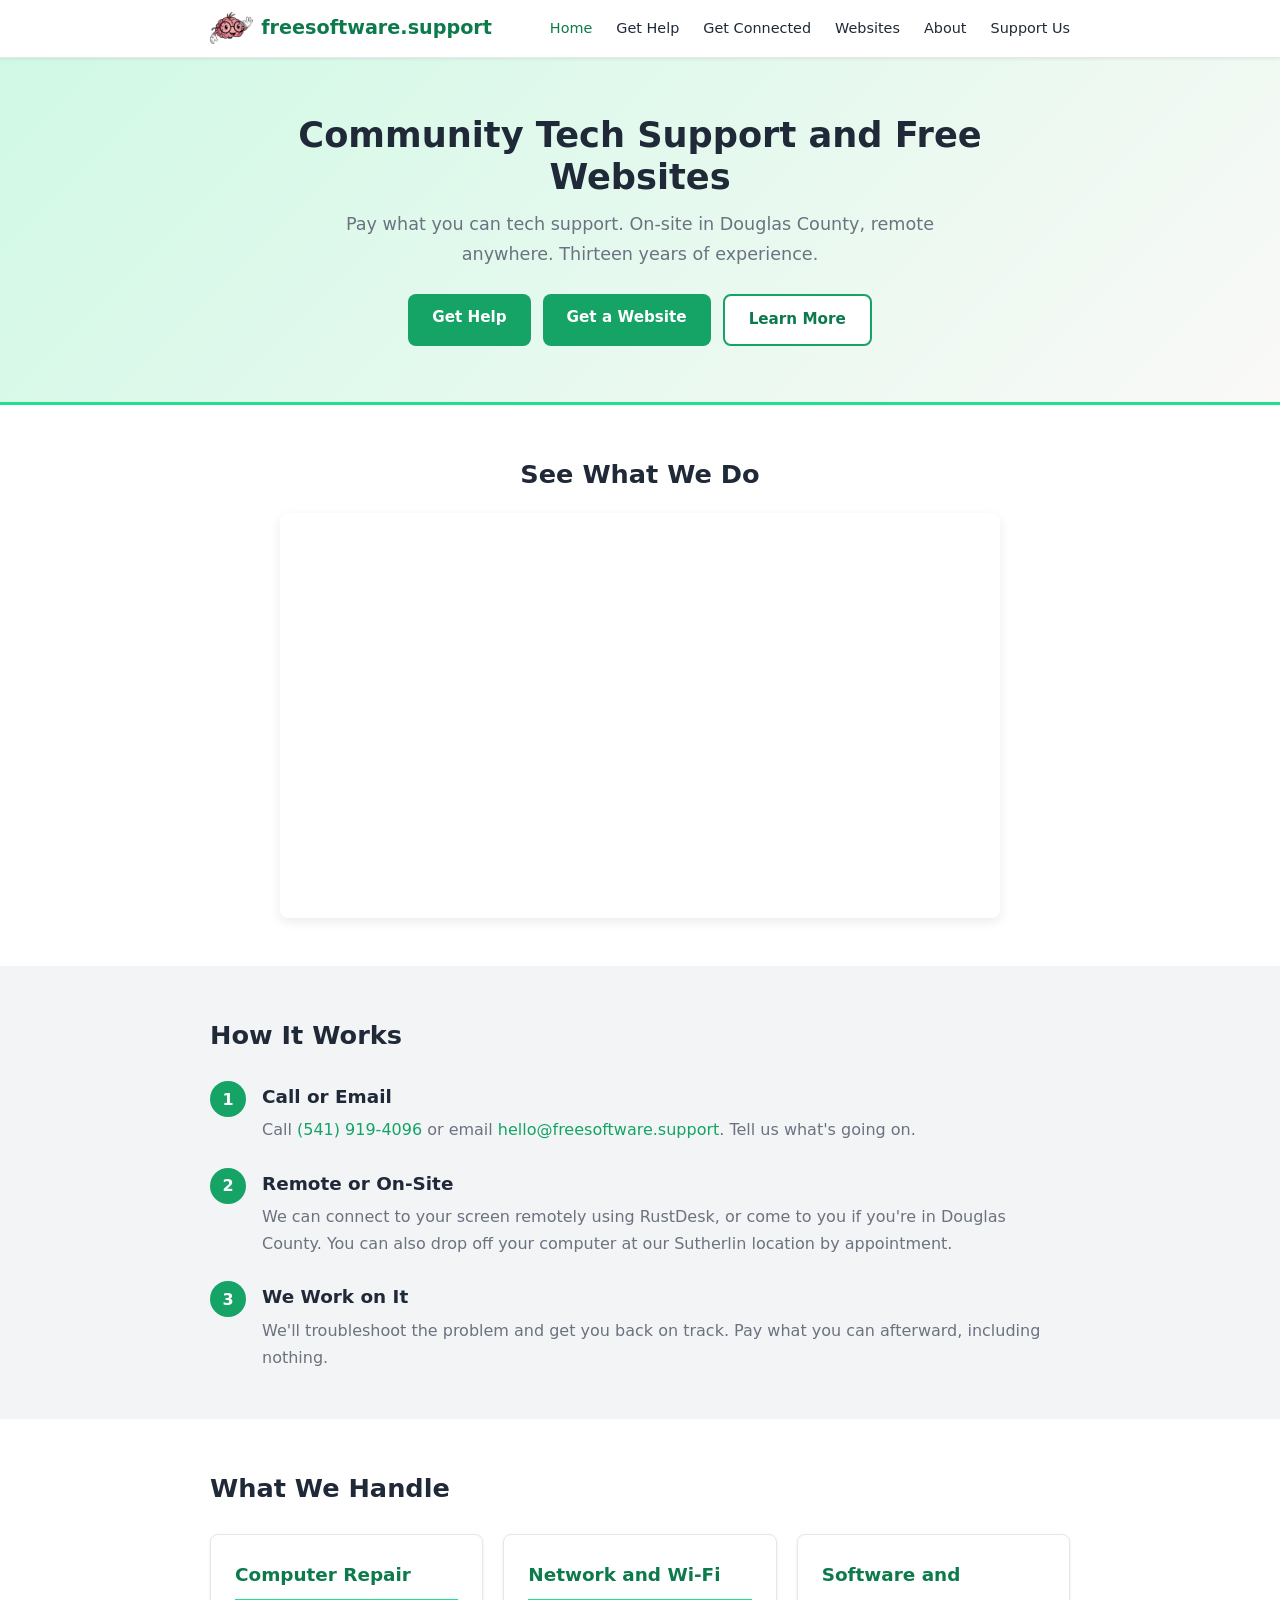
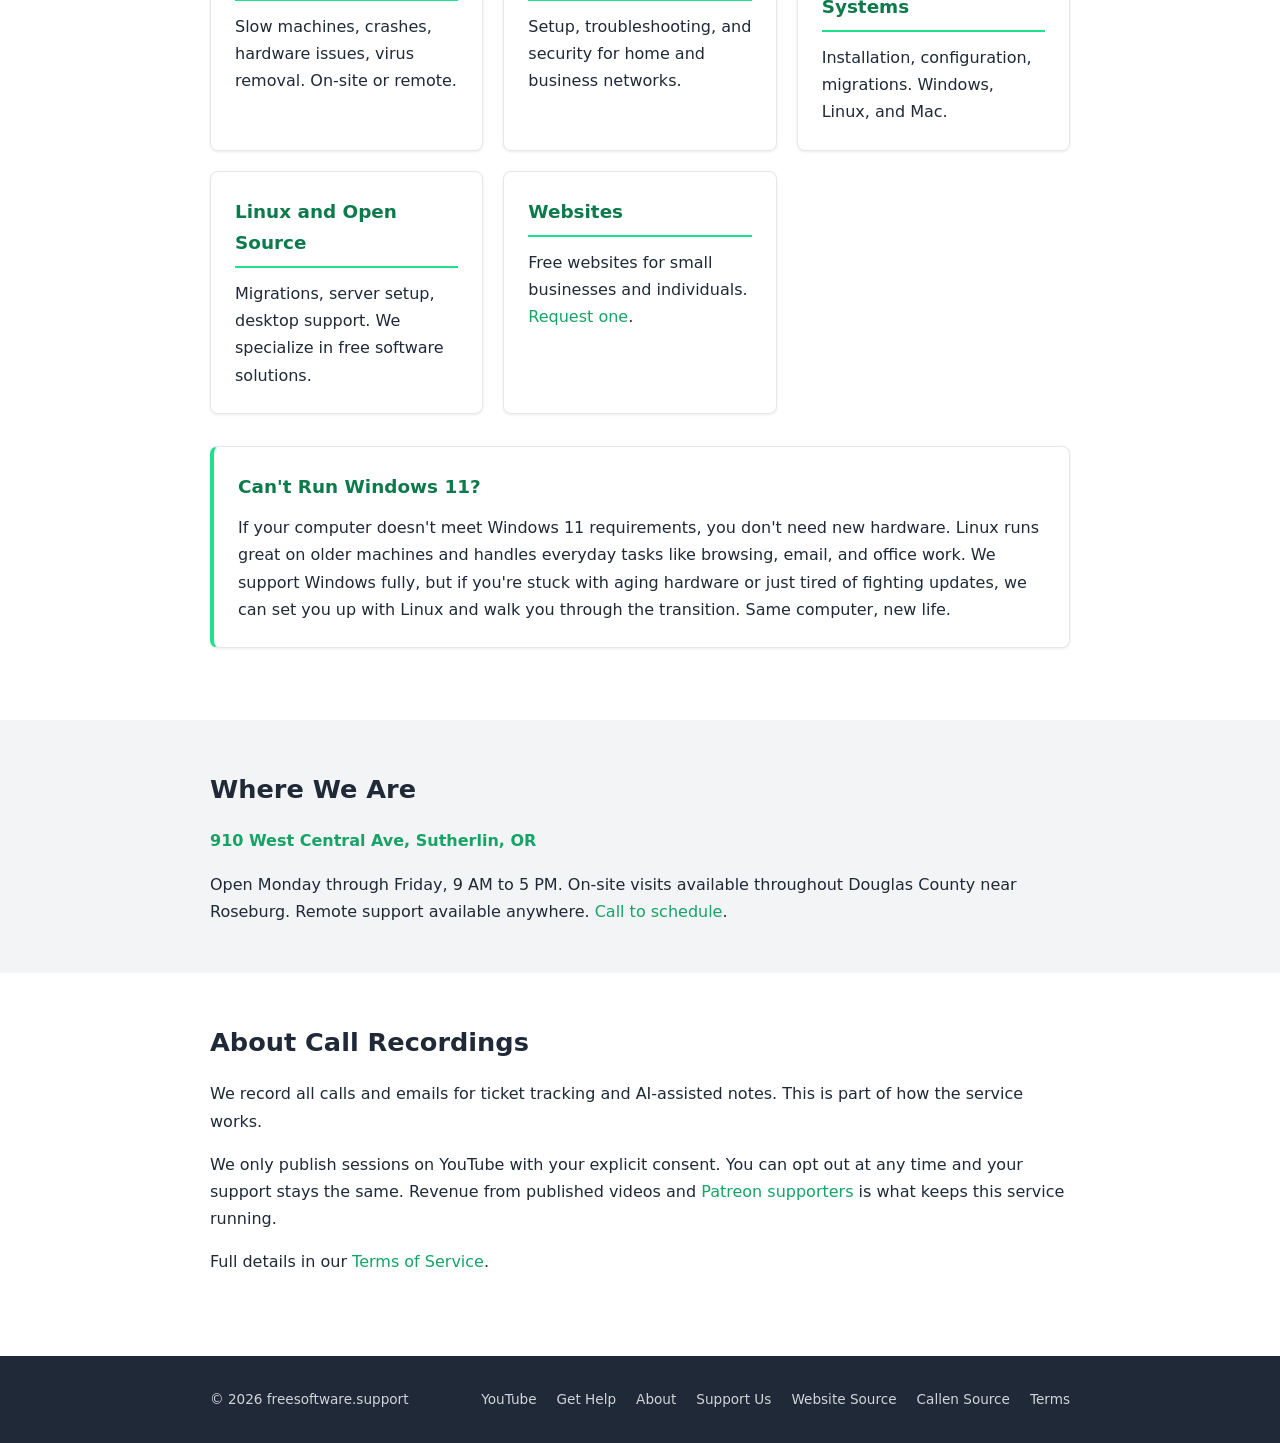
<file: index.html>
<!DOCTYPE html>
<html lang="en">
<head>
  <meta charset="UTF-8">
  <meta name="viewport" content="width=device-width, initial-scale=1.0">
  <title>Community Tech Support Roseburg OR - Pay What You Can | freesoftware.support</title>
  <meta name="description" content="Pay what you can tech support in Roseburg and Douglas County, Oregon. On-site and remote computer help, free websites. Call (541) 919-4096.">
  <meta name="keywords" content="tech support Roseburg, computer repair Douglas County, IT help Sutherlin Oregon, community tech support, free websites, computer help Roseburg OR">
  <meta property="og:title" content="Community Tech Support - Roseburg, OR">
  <meta property="og:description" content="Pay what you can tech support and free websites. On-site in Douglas County, remote anywhere.">
  <meta property="og:type" content="website">
  <meta property="og:url" content="https://freesoftware.support/">
  <meta property="og:image" content="https://freesoftware.support/logo-full.png">
  <meta name="geo.region" content="US-OR">
  <meta name="geo.placename" content="Roseburg, Oregon">
  <link rel="canonical" href="https://freesoftware.support/">
  <link rel="icon" href="favicon.ico">
  <link rel="stylesheet" href="style.css">
  <script type="application/ld+json">
  {
    "@context": "https://schema.org",
    "@type": "LocalBusiness",
    "name": "freesoftware.support",
    "description": "Community tech support and free websites. On-site in Douglas County, Oregon and remote anywhere. Pay what you can.",
    "url": "https://freesoftware.support",
    "telephone": "+1-541-919-4096",
    "email": "hello@freesoftware.support",
    "image": "https://freesoftware.support/logo-full.png",
    "address": {
      "@type": "PostalAddress",
      "streetAddress": "910 West Central Ave",
      "addressLocality": "Sutherlin",
      "addressRegion": "OR",
      "addressCountry": "US"
    },
    "areaServed": [
      {
        "@type": "County",
        "name": "Douglas County",
        "containedInPlace": {
          "@type": "State",
          "name": "Oregon"
        }
      },
      {
        "@type": "City",
        "name": "Roseburg",
        "containedInPlace": {
          "@type": "State",
          "name": "Oregon"
        }
      },
      {
        "@type": "City",
        "name": "Sutherlin",
        "containedInPlace": {
          "@type": "State",
          "name": "Oregon"
        }
      }
    ],
    "priceRange": "Pay what you can",
    "openingHoursSpecification": {
      "@type": "OpeningHoursSpecification",
      "dayOfWeek": ["Monday","Tuesday","Wednesday","Thursday","Friday"],
      "opens": "09:00",
      "closes": "17:00"
    },
    "sameAs": [
      "https://www.youtube.com/@davidhamner",
      "https://www.patreon.com/cw/FreeSoftwareSupport/membership",
      "https://www.linkedin.com/in/david-hamner-a1633635/"
    ]
  }
  </script>
</head>
<body>

<header class="site-header">
  <div class="container">
    <a href="index.html" class="site-logo"><img src="logo.png" alt="freesoftware.support logo">freesoftware.support</a>
    <button class="nav-toggle" aria-label="Toggle navigation" onclick="document.querySelector('.site-nav').classList.toggle('open')">&#9776;</button>
    <nav class="site-nav">
      <a href="index.html" class="active">Home</a>
      <a href="call.html">Get Help</a>
      <a href="connect.html">Get Connected</a>
      <a href="websites.html">Websites</a>
      <a href="about.html">About</a>
      <a href="support.html">Support Us</a>
    </nav>
  </div>
</header>

<section class="hero">
  <div class="container">
    <h1>Community Tech Support and Free Websites</h1>
    <p class="subtitle">Pay what you can tech support. On-site in Douglas County, remote anywhere. Thirteen years of experience.</p>
    <div class="cta-group">
      <a href="call.html" class="btn btn-primary">Get Help</a>
      <a href="websites.html" class="btn btn-primary">Get a Website</a>
      <a href="about.html" class="btn btn-secondary">Learn More</a>
    </div>
  </div>
</section>

<section class="section">
  <div class="container">
    <h2 class="text-center">See What We Do</h2>
    <div class="video-embed mt-1">
      <iframe src="https://www.youtube-nocookie.com/embed/I0QW2hE-axI" title="About freesoftware.support" allow="accelerometer; autoplay; clipboard-write; encrypted-media; gyroscope; picture-in-picture" allowfullscreen></iframe>
    </div>
  </div>
</section>

<section class="section section-alt">
  <div class="container">
    <h2>How It Works</h2>
    <div class="steps">
      <div class="step">
        <div class="step-number">1</div>
        <div class="step-content">
          <h3>Call or Email</h3>
          <p>Call <a href="tel:+15419194096">(541) 919-4096</a> or email <a href="mailto:hello@freesoftware.support">hello@freesoftware.support</a>. Tell us what's going on.</p>
        </div>
      </div>
      <div class="step">
        <div class="step-number">2</div>
        <div class="step-content">
          <h3>Remote or On-Site</h3>
          <p>We can connect to your screen remotely using RustDesk, or come to you if you're in Douglas County. You can also drop off your computer at our Sutherlin location by appointment.</p>
        </div>
      </div>
      <div class="step">
        <div class="step-number">3</div>
        <div class="step-content">
          <h3>We Work on It</h3>
          <p>We'll troubleshoot the problem and get you back on track. Pay what you can afterward, including nothing.</p>
        </div>
      </div>
    </div>
  </div>
</section>

<section class="section">
  <div class="container">
    <h2>What We Handle</h2>
    <div class="card-grid">
      <div class="card">
        <h3>Computer Repair</h3>
        <p>Slow machines, crashes, hardware issues, virus removal. On-site or remote.</p>
      </div>
      <div class="card">
        <h3>Network and Wi-Fi</h3>
        <p>Setup, troubleshooting, and security for home and business networks.</p>
      </div>
      <div class="card">
        <h3>Software and Systems</h3>
        <p>Installation, configuration, migrations. Windows, Linux, and Mac.</p>
      </div>
      <div class="card">
        <h3>Linux and Open Source</h3>
        <p>Migrations, server setup, desktop support. We specialize in free software solutions.</p>
      </div>
      <div class="card">
        <h3>Websites</h3>
        <p>Free websites for small businesses and individuals. <a href="websites.html">Request one</a>.</p>
      </div>
    </div>

    <div class="rustdesk-box mt-2">
      <h3>Can't Run Windows 11?</h3>
      <p>If your computer doesn't meet Windows 11 requirements, you don't need new hardware. Linux runs great on older machines and handles everyday tasks like browsing, email, and office work. We support Windows fully, but if you're stuck with aging hardware or just tired of fighting updates, we can set you up with Linux and walk you through the transition. Same computer, new life.</p>
    </div>
    </div>
  </div>
</section>

<section class="section section-alt">
  <div class="container">
    <h2>Where We Are</h2>
    <p><strong><a href="https://share.google/wMEpC8eiS4clEQpfZ" target="_blank" rel="noopener">910 West Central Ave, Sutherlin, OR</a></strong></p>
    <p class="mt-1">Open Monday through Friday, 9 AM to 5 PM. On-site visits available throughout Douglas County near Roseburg. Remote support available anywhere. <a href="tel:+15419194096">Call to schedule</a>.</p>
  </div>
</section>

<section class="section">
  <div class="container">
    <h2>About Call Recordings</h2>
    <p>We record all calls and emails for ticket tracking and AI-assisted notes. This is part of how the service works.</p>
    <p class="mt-1">We only publish sessions on YouTube with your explicit consent. You can opt out at any time and your support stays the same. Revenue from published videos and <a href="support.html">Patreon supporters</a> is what keeps this service running.</p>
    <p class="mt-1">Full details in our <a href="terms.html">Terms of Service</a>.</p>
  </div>
</section>

<footer class="site-footer">
  <div class="container">
    <div class="footer-content">
      <div>&copy; 2026 freesoftware.support</div>
      <div class="footer-links">
        <a href="https://www.youtube.com/@davidhamner" target="_blank" rel="noopener">YouTube</a>
        <a href="call.html">Get Help</a>
        <a href="about.html">About</a>
        <a href="support.html">Support Us</a>
        <a href="https://github.com/ruapotato/FreeSoftwareSupportWeb" target="_blank" rel="noopener">Website Source</a>
        <a href="https://github.com/ruapotato/callen" target="_blank" rel="noopener">Callen Source</a>
        <a href="terms.html">Terms</a>
      </div>
    </div>
  </div>
</footer>

</body>
</html>
</file>
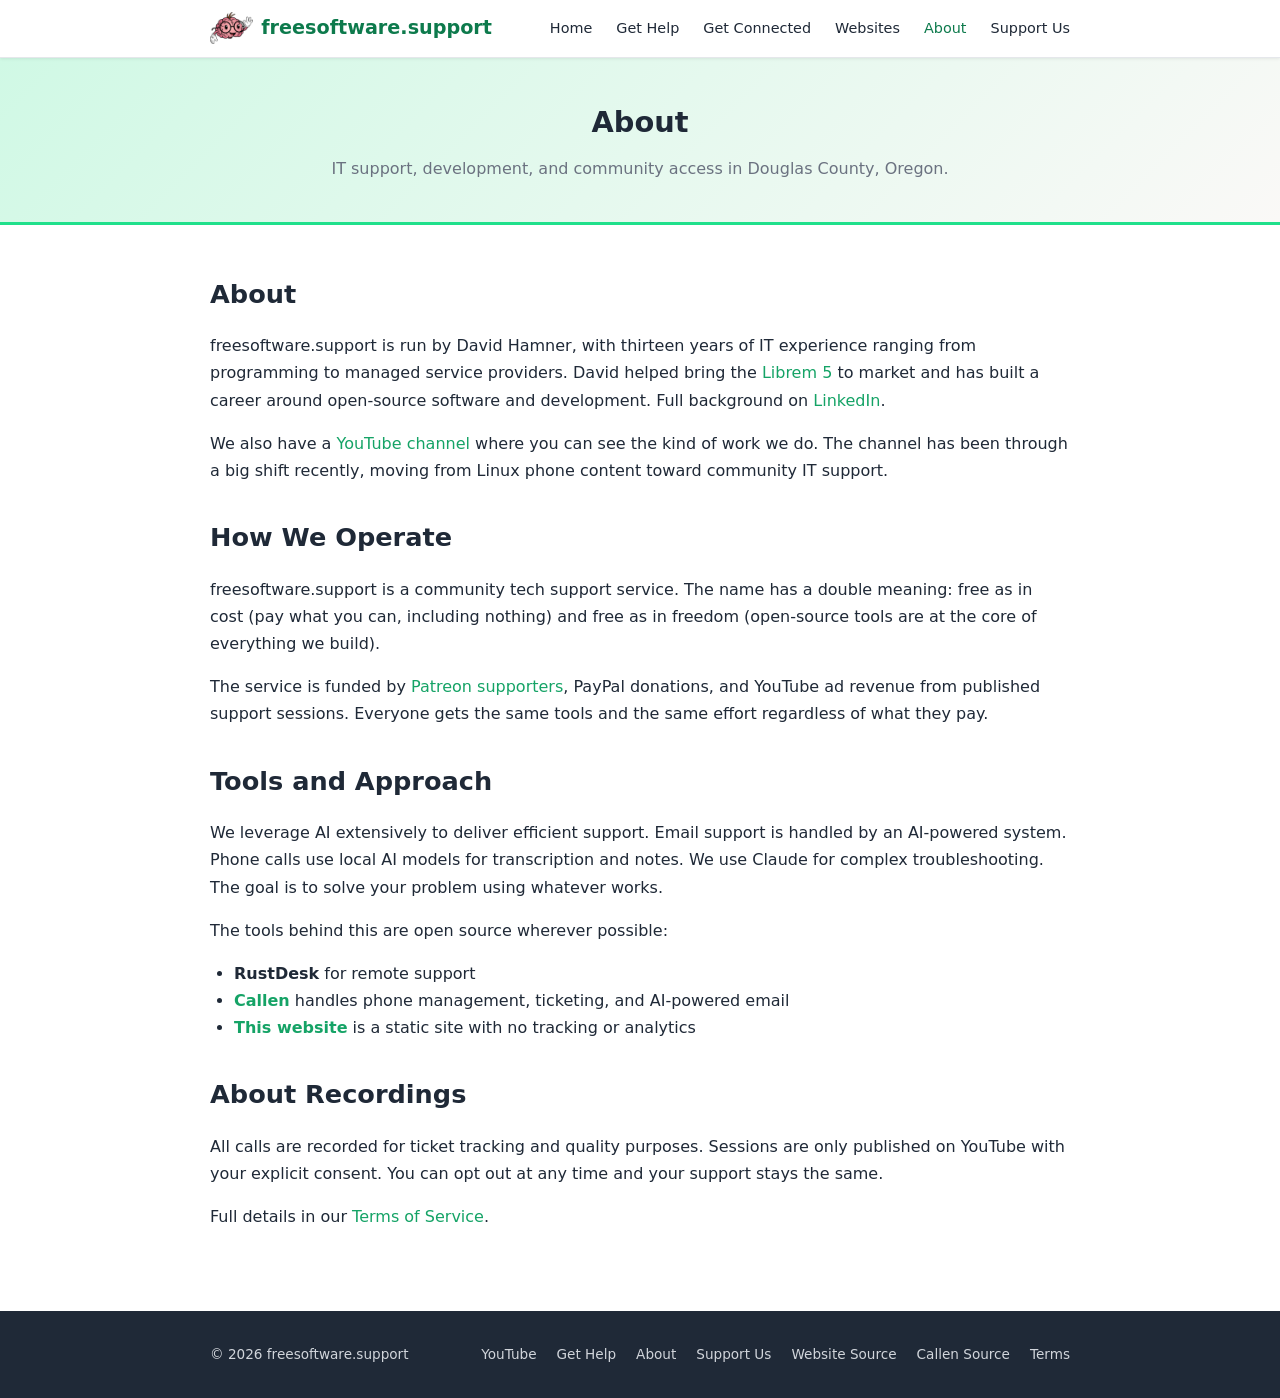
<file: about.html>
<!DOCTYPE html>
<html lang="en">
<head>
  <meta charset="UTF-8">
  <meta name="viewport" content="width=device-width, initial-scale=1.0">
  <title>About - Community Tech Support in Douglas County OR | freesoftware.support</title>
  <meta name="description" content="Thirteen years of IT experience. Pay what you can community tech support and free websites in Douglas County, Oregon.">
  <meta property="og:title" content="About freesoftware.support">
  <meta property="og:description" content="Thirteen years of IT experience. Community tech support and free websites in Douglas County, Oregon.">
  <meta property="og:type" content="website">
  <meta property="og:url" content="https://freesoftware.support/about.html">
  <meta property="og:image" content="https://freesoftware.support/logo-full.png">
  <link rel="canonical" href="https://freesoftware.support/about.html">
  <link rel="icon" href="favicon.ico">
  <link rel="stylesheet" href="style.css">
</head>
<body>

<header class="site-header">
  <div class="container">
    <a href="index.html" class="site-logo"><img src="logo.png" alt="freesoftware.support logo">freesoftware.support</a>
    <button class="nav-toggle" aria-label="Toggle navigation" onclick="document.querySelector('.site-nav').classList.toggle('open')">&#9776;</button>
    <nav class="site-nav">
      <a href="index.html">Home</a>
      <a href="call.html">Get Help</a>
      <a href="connect.html">Get Connected</a>
      <a href="websites.html">Websites</a>
      <a href="about.html" class="active">About</a>
      <a href="support.html">Support Us</a>
    </nav>
  </div>
</header>

<section class="page-header">
  <div class="container">
    <h1>About</h1>
    <p>IT support, development, and community access in Douglas County, Oregon.</p>
  </div>
</section>

<section class="section">
  <div class="container">
    <h2>About</h2>
    <p>freesoftware.support is run by David Hamner, with thirteen years of IT experience ranging from programming to managed service providers. David helped bring the <a href="https://puri.sm/products/librem-5/" target="_blank" rel="noopener">Librem 5</a> to market and has built a career around open-source software and development. Full background on <a href="https://www.linkedin.com/in/david-hamner-a1633635/" target="_blank" rel="noopener">LinkedIn</a>.</p>
    <p class="mt-1">We also have a <a href="https://www.youtube.com/@davidhamner" target="_blank" rel="noopener">YouTube channel</a> where you can see the kind of work we do. The channel has been through a big shift recently, moving from Linux phone content toward community IT support.</p>

    <h2 class="mt-2">How We Operate</h2>
    <p>freesoftware.support is a community tech support service. The name has a double meaning: free as in cost (pay what you can, including nothing) and free as in freedom (open-source tools are at the core of everything we build).</p>
    <p class="mt-1">The service is funded by <a href="support.html">Patreon supporters</a>, PayPal donations, and YouTube ad revenue from published support sessions. Everyone gets the same tools and the same effort regardless of what they pay.</p>

    <h2 class="mt-2">Tools and Approach</h2>
    <p>We leverage AI extensively to deliver efficient support. Email support is handled by an AI-powered system. Phone calls use local AI models for transcription and notes. We use Claude for complex troubleshooting. The goal is to solve your problem using whatever works.</p>
    <p class="mt-1">The tools behind this are open source wherever possible:</p>
    <ul>
      <li><strong>RustDesk</strong> for remote support</li>
      <li><strong><a href="https://github.com/ruapotato/callen" target="_blank" rel="noopener">Callen</a></strong> handles phone management, ticketing, and AI-powered email</li>
      <li><strong><a href="https://github.com/ruapotato/FreeSoftwareSupportWeb" target="_blank" rel="noopener">This website</a></strong> is a static site with no tracking or analytics</li>
    </ul>

    <h2 class="mt-2">About Recordings</h2>
    <p>All calls are recorded for ticket tracking and quality purposes. Sessions are only published on YouTube with your explicit consent. You can opt out at any time and your support stays the same.</p>
    <p class="mt-1">Full details in our <a href="terms.html">Terms of Service</a>.</p>
  </div>
</section>

<footer class="site-footer">
  <div class="container">
    <div class="footer-content">
      <div>&copy; 2026 freesoftware.support</div>
      <div class="footer-links">
        <a href="https://www.youtube.com/@davidhamner" target="_blank" rel="noopener">YouTube</a>
        <a href="call.html">Get Help</a>
        <a href="about.html">About</a>
        <a href="support.html">Support Us</a>
        <a href="https://github.com/ruapotato/FreeSoftwareSupportWeb" target="_blank" rel="noopener">Website Source</a>
        <a href="https://github.com/ruapotato/callen" target="_blank" rel="noopener">Callen Source</a>
        <a href="terms.html">Terms</a>
      </div>
    </div>
  </div>
</footer>

</body>
</html>
</file>
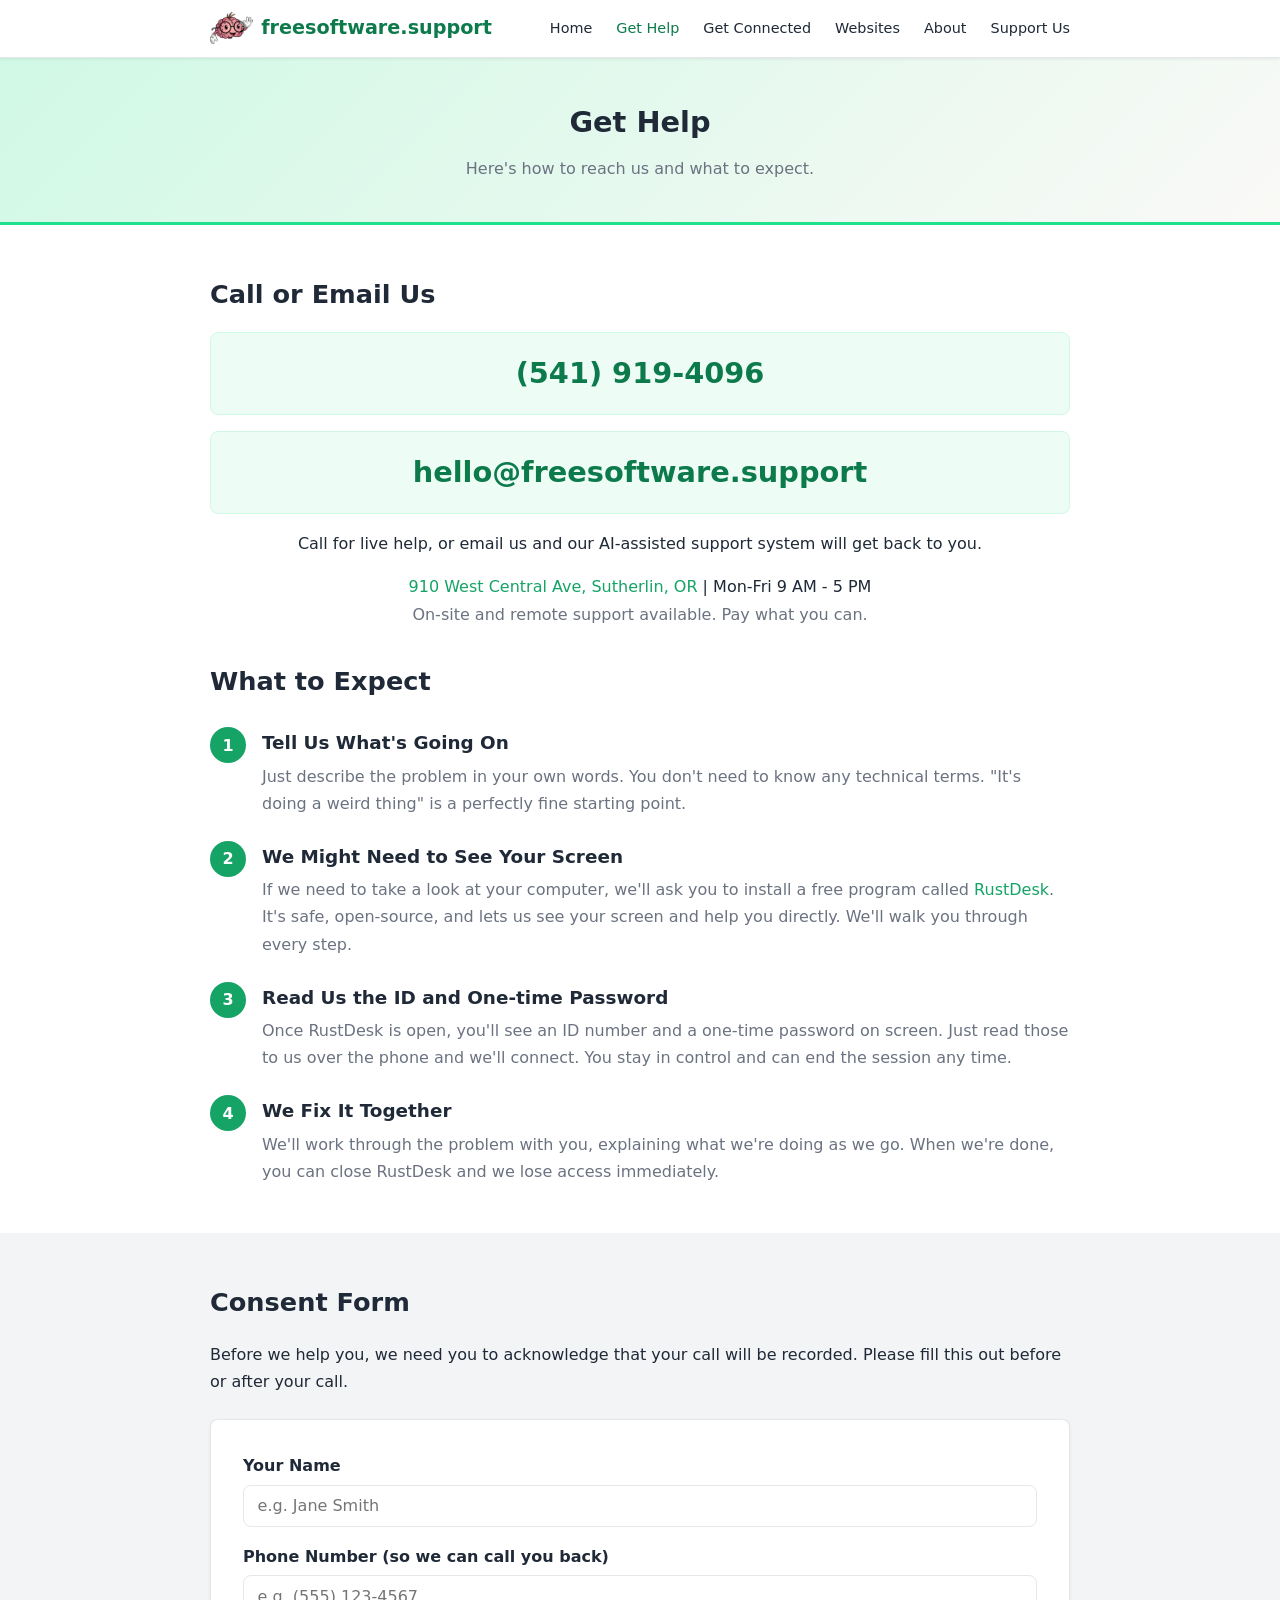
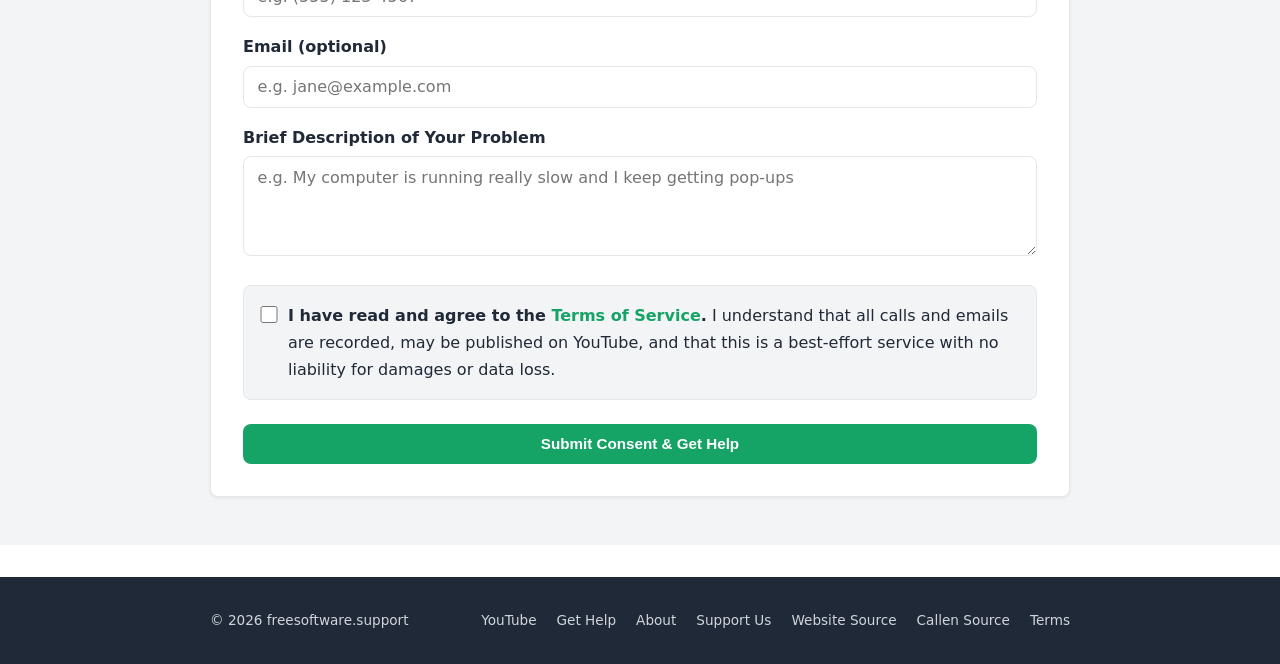
<file: call.html>
<!DOCTYPE html>
<html lang="en">
<head>
  <meta charset="UTF-8">
  <meta name="viewport" content="width=device-width, initial-scale=1.0">
  <title>Get Tech Help in Roseburg OR - Call (541) 919-4096 | freesoftware.support</title>
  <meta name="description" content="Call (541) 919-4096 or email hello@freesoftware.support for tech support. On-site in Douglas County, remote anywhere. Pay what you can.">
  <meta property="og:title" content="Get Help - Call (541) 919-4096">
  <meta property="og:description" content="Call or email for tech support. On-site in Douglas County OR, remote anywhere. Pay what you can.">
  <meta property="og:type" content="website">
  <meta property="og:url" content="https://freesoftware.support/call.html">
  <meta property="og:image" content="https://freesoftware.support/logo-full.png">
  <link rel="canonical" href="https://freesoftware.support/call.html">
  <link rel="icon" href="favicon.ico">
  <link rel="stylesheet" href="style.css">
</head>
<body>

<header class="site-header">
  <div class="container">
    <a href="index.html" class="site-logo"><img src="logo.png" alt="freesoftware.support logo">freesoftware.support</a>
    <button class="nav-toggle" aria-label="Toggle navigation" onclick="document.querySelector('.site-nav').classList.toggle('open')">&#9776;</button>
    <nav class="site-nav">
      <a href="index.html">Home</a>
      <a href="call.html" class="active">Get Help</a>
      <a href="connect.html">Get Connected</a>
      <a href="websites.html">Websites</a>
      <a href="about.html">About</a>
      <a href="support.html">Support Us</a>
    </nav>
  </div>
</header>

<section class="page-header">
  <div class="container">
    <h1>Get Help</h1>
    <p>Here's how to reach us and what to expect.</p>
  </div>
</section>

<section class="section">
  <div class="container">
    <h2>Call or Email Us</h2>
    <div class="phone-display">
      <a href="tel:+15419194096">(541) 919-4096</a>
    </div>
    <div class="phone-display">
      <a href="mailto:hello@freesoftware.support">hello@freesoftware.support</a>
    </div>
    <p class="text-center mt-1">Call for live help, or email us and our AI-assisted support system will get back to you.</p>
    <p class="text-center mt-1"><a href="https://share.google/wMEpC8eiS4clEQpfZ" target="_blank" rel="noopener">910 West Central Ave, Sutherlin, OR</a> | Mon-Fri 9 AM - 5 PM</p>
    <p class="text-center text-muted">On-site and remote support available. Pay what you can.</p>

    <h2 class="mt-2">What to Expect</h2>
    <div class="steps">
      <div class="step">
        <div class="step-number">1</div>
        <div class="step-content">
          <h3>Tell Us What's Going On</h3>
          <p>Just describe the problem in your own words. You don't need to know any technical terms. "It's doing a weird thing" is a perfectly fine starting point.</p>
        </div>
      </div>
      <div class="step">
        <div class="step-number">2</div>
        <div class="step-content">
          <h3>We Might Need to See Your Screen</h3>
          <p>If we need to take a look at your computer, we'll ask you to install a free program called <a href="connect.html">RustDesk</a>. It's safe, open-source, and lets us see your screen and help you directly. We'll walk you through every step.</p>
        </div>
      </div>
      <div class="step">
        <div class="step-number">3</div>
        <div class="step-content">
          <h3>Read Us the ID and One-time Password</h3>
          <p>Once RustDesk is open, you'll see an ID number and a one-time password on screen. Just read those to us over the phone and we'll connect. You stay in control and can end the session any time.</p>
        </div>
      </div>
      <div class="step">
        <div class="step-number">4</div>
        <div class="step-content">
          <h3>We Fix It Together</h3>
          <p>We'll work through the problem with you, explaining what we're doing as we go. When we're done, you can close RustDesk and we lose access immediately.</p>
        </div>
      </div>
    </div>
  </div>
</section>

<section class="section section-alt" id="consent">
  <div class="container">
    <h2>Consent Form</h2>
    <p>Before we help you, we need you to acknowledge that your call will be recorded. Please fill this out before or after your call.</p>

    <form class="consent-form" action="https://formspree.io/f/xpqogkyl" method="POST">
      <label for="name">Your Name</label>
      <input type="text" id="name" name="name" required placeholder="e.g. Jane Smith">

      <label for="phone">Phone Number (so we can call you back)</label>
      <input type="tel" id="phone" name="phone" required placeholder="e.g. (555) 123-4567">

      <label for="email">Email (optional)</label>
      <input type="email" id="email" name="email" placeholder="e.g. jane@example.com">

      <label for="problem">Brief Description of Your Problem</label>
      <textarea id="problem" name="problem" required placeholder="e.g. My computer is running really slow and I keep getting pop-ups"></textarea>

      <div class="checkbox-group">
        <input type="checkbox" id="consent-check" name="consent" required>
        <label for="consent-check">
          <strong>I have read and agree to the <a href="terms.html" target="_blank">Terms of Service</a>.</strong> I understand that all calls and emails are recorded, may be published on YouTube, and that this is a best-effort service with no liability for damages or data loss.
        </label>
      </div>

      <button type="submit" class="btn btn-primary">Submit Consent &amp; Get Help</button>
    </form>
  </div>
</section>

<footer class="site-footer">
  <div class="container">
    <div class="footer-content">
      <div>&copy; 2026 freesoftware.support</div>
      <div class="footer-links">
        <a href="https://www.youtube.com/@davidhamner" target="_blank" rel="noopener">YouTube</a>
        <a href="call.html">Get Help</a>
        <a href="about.html">About</a>
        <a href="support.html">Support Us</a>
        <a href="https://github.com/ruapotato/FreeSoftwareSupportWeb" target="_blank" rel="noopener">Website Source</a>
        <a href="https://github.com/ruapotato/callen" target="_blank" rel="noopener">Callen Source</a>
        <a href="terms.html">Terms</a>
      </div>
    </div>
  </div>
</footer>

</body>
</html>
</file>
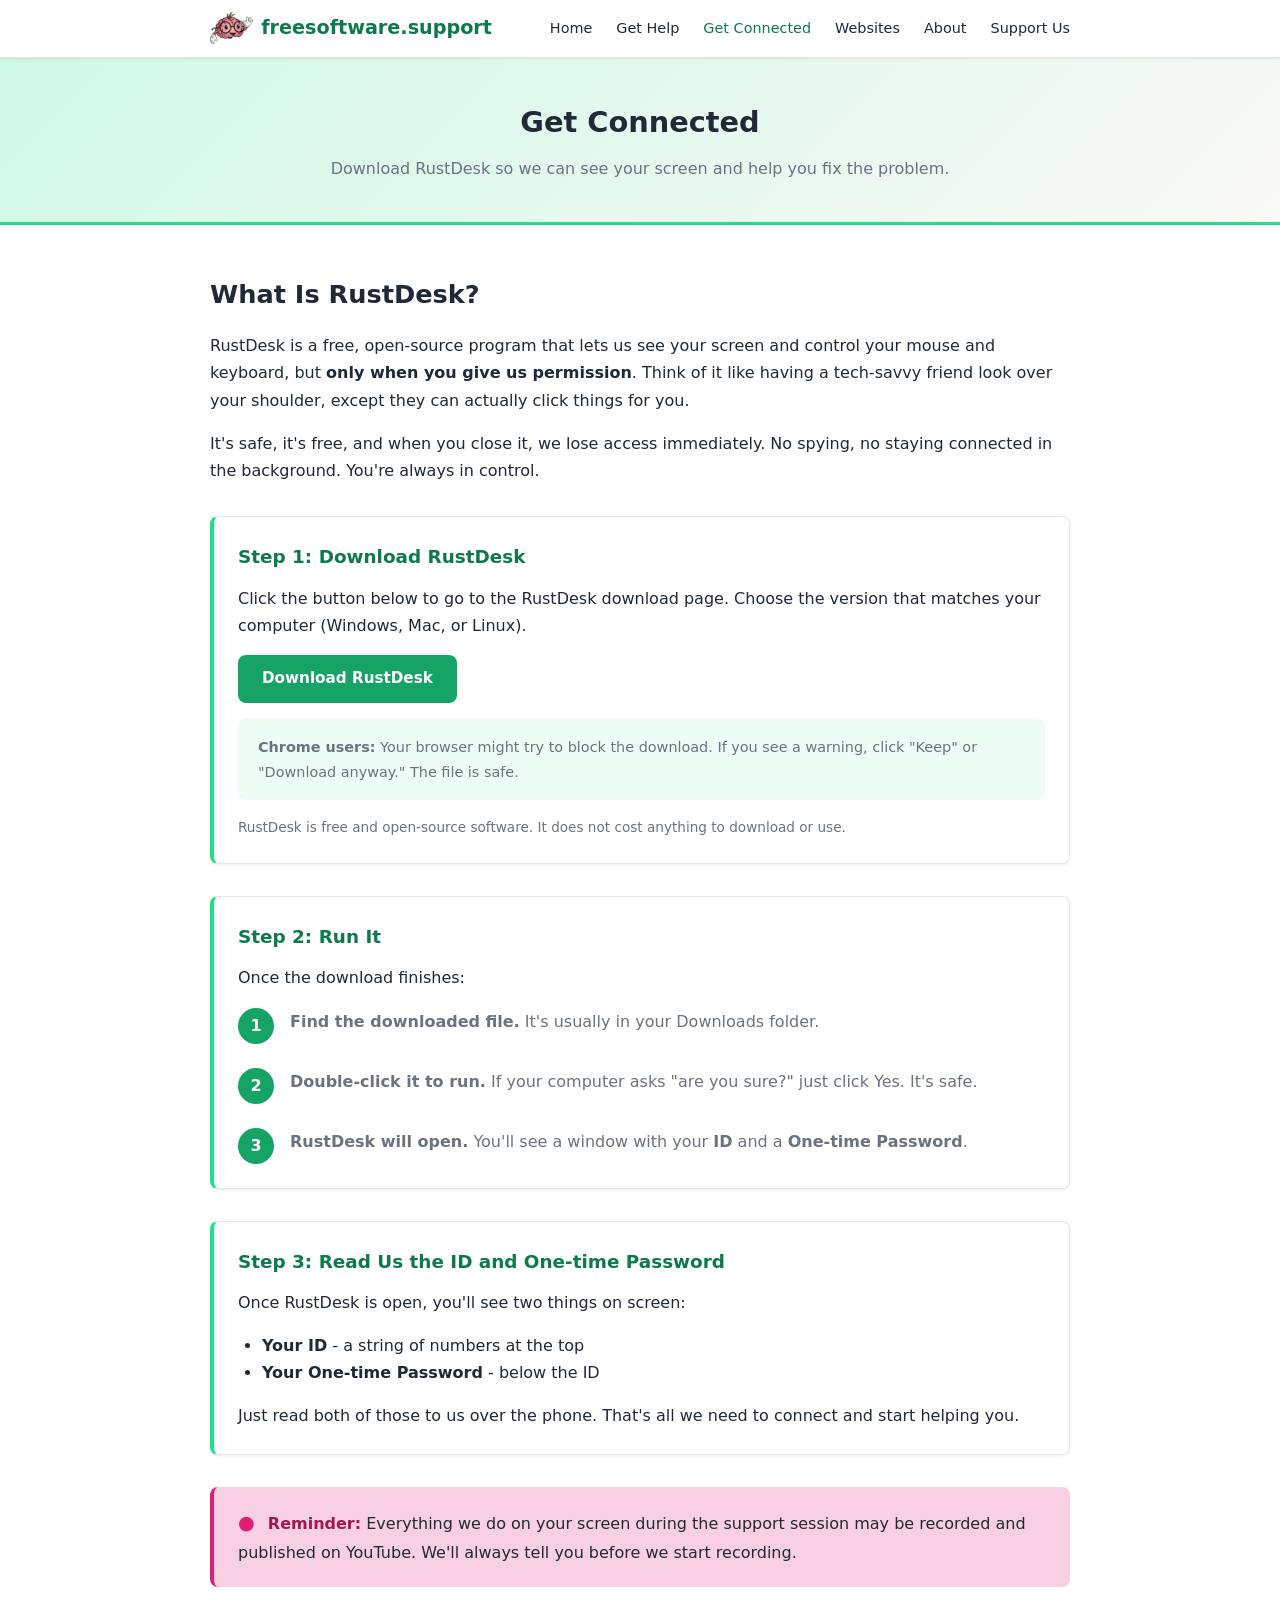
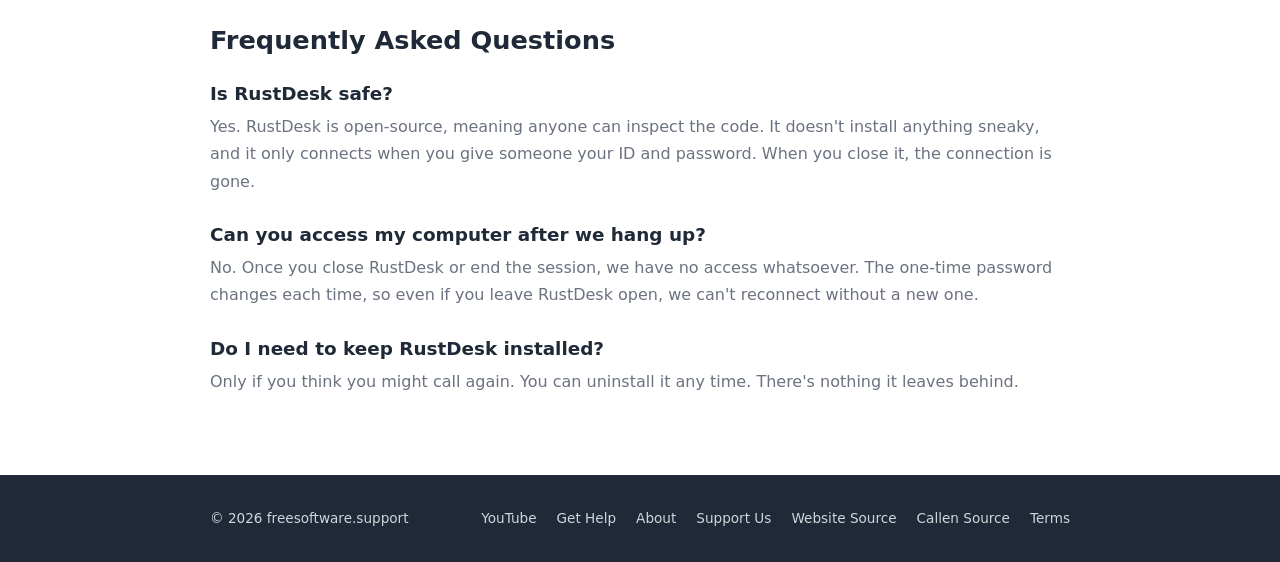
<file: connect.html>
<!DOCTYPE html>
<html lang="en">
<head>
  <meta charset="UTF-8">
  <meta name="viewport" content="width=device-width, initial-scale=1.0">
  <title>Remote Support Setup - Download RustDesk | freesoftware.support</title>
  <meta name="description" content="Download RustDesk for free remote tech support. We'll connect to your screen and help fix your computer. Serving Roseburg, Douglas County OR and beyond.">
  <meta property="og:title" content="Get Connected for Remote Support">
  <meta property="og:description" content="Download RustDesk so we can connect to your screen and help fix your computer.">
  <meta property="og:type" content="website">
  <meta property="og:url" content="https://freesoftware.support/connect.html">
  <meta property="og:image" content="https://freesoftware.support/logo-full.png">
  <link rel="canonical" href="https://freesoftware.support/connect.html">
  <link rel="icon" href="favicon.ico">
  <link rel="stylesheet" href="style.css">
</head>
<body>

<header class="site-header">
  <div class="container">
    <a href="index.html" class="site-logo"><img src="logo.png" alt="freesoftware.support logo">freesoftware.support</a>
    <button class="nav-toggle" aria-label="Toggle navigation" onclick="document.querySelector('.site-nav').classList.toggle('open')">&#9776;</button>
    <nav class="site-nav">
      <a href="index.html">Home</a>
      <a href="call.html">Get Help</a>
      <a href="connect.html" class="active">Get Connected</a>
      <a href="websites.html">Websites</a>
      <a href="about.html">About</a>
      <a href="support.html">Support Us</a>
    </nav>
  </div>
</header>

<section class="page-header">
  <div class="container">
    <h1>Get Connected</h1>
    <p>Download RustDesk so we can see your screen and help you fix the problem.</p>
  </div>
</section>

<section class="section">
  <div class="container">
    <h2>What Is RustDesk?</h2>
    <p>RustDesk is a free, open-source program that lets us see your screen and control your mouse and keyboard, but <strong>only when you give us permission</strong>. Think of it like having a tech-savvy friend look over your shoulder, except they can actually click things for you.</p>
    <p class="mt-1">It's safe, it's free, and when you close it, we lose access immediately. No spying, no staying connected in the background. You're always in control.</p>

    <div class="rustdesk-box mt-2">
      <h3>Step 1: Download RustDesk</h3>
      <p>Click the button below to go to the RustDesk download page. Choose the version that matches your computer (Windows, Mac, or Linux).</p>
      <div class="rustdesk-buttons">
        <a href="https://rustdesk.com" target="_blank" rel="noopener" class="btn btn-primary">Download RustDesk</a>
      </div>
      <div class="config-note mt-1">
        <strong>Chrome users:</strong> Your browser might try to block the download. If you see a warning, click "Keep" or "Download anyway." The file is safe.
      </div>
      <p class="mt-1 form-hint">RustDesk is free and open-source software. It does not cost anything to download or use.</p>
    </div>

    <div class="rustdesk-box mt-2">
      <h3>Step 2: Run It</h3>
      <p>Once the download finishes:</p>
      <div class="steps mt-1">
        <div class="step">
          <div class="step-number">1</div>
          <div class="step-content">
            <p><strong>Find the downloaded file.</strong> It's usually in your Downloads folder.</p>
          </div>
        </div>
        <div class="step">
          <div class="step-number">2</div>
          <div class="step-content">
            <p><strong>Double-click it to run.</strong> If your computer asks "are you sure?" just click Yes. It's safe.</p>
          </div>
        </div>
        <div class="step">
          <div class="step-number">3</div>
          <div class="step-content">
            <p><strong>RustDesk will open.</strong> You'll see a window with your <strong>ID</strong> and a <strong>One-time Password</strong>.</p>
          </div>
        </div>
      </div>
    </div>

    <div class="rustdesk-box mt-2">
      <h3>Step 3: Read Us the ID and One-time Password</h3>
      <p>Once RustDesk is open, you'll see two things on screen:</p>
      <ul>
        <li><strong>Your ID</strong> - a string of numbers at the top</li>
        <li><strong>Your One-time Password</strong> - below the ID</li>
      </ul>
      <p class="mt-1">Just read both of those to us over the phone. That's all we need to connect and start helping you.</p>
    </div>

    <div class="recording-notice mt-2">
      <span class="notice-icon">&#9679;</span>
      <strong>Reminder:</strong> Everything we do on your screen during the support session may be recorded and published on YouTube. We'll always tell you before we start recording.
    </div>

    <div class="mt-2">
      <h2>Frequently Asked Questions</h2>
      <div class="steps mt-1">
        <div class="step">
          <div class="step-content">
            <h3>Is RustDesk safe?</h3>
            <p>Yes. RustDesk is open-source, meaning anyone can inspect the code. It doesn't install anything sneaky, and it only connects when you give someone your ID and password. When you close it, the connection is gone.</p>
          </div>
        </div>
        <div class="step">
          <div class="step-content">
            <h3>Can you access my computer after we hang up?</h3>
            <p>No. Once you close RustDesk or end the session, we have no access whatsoever. The one-time password changes each time, so even if you leave RustDesk open, we can't reconnect without a new one.</p>
          </div>
        </div>
        <div class="step">
          <div class="step-content">
            <h3>Do I need to keep RustDesk installed?</h3>
            <p>Only if you think you might call again. You can uninstall it any time. There's nothing it leaves behind.</p>
          </div>
        </div>
      </div>
    </div>
  </div>
</section>

<footer class="site-footer">
  <div class="container">
    <div class="footer-content">
      <div>&copy; 2026 freesoftware.support</div>
      <div class="footer-links">
        <a href="https://www.youtube.com/@davidhamner" target="_blank" rel="noopener">YouTube</a>
        <a href="call.html">Get Help</a>
        <a href="about.html">About</a>
        <a href="support.html">Support Us</a>
        <a href="https://github.com/ruapotato/FreeSoftwareSupportWeb" target="_blank" rel="noopener">Website Source</a>
        <a href="https://github.com/ruapotato/callen" target="_blank" rel="noopener">Callen Source</a>
        <a href="terms.html">Terms</a>
      </div>
    </div>
  </div>
</footer>

</body>
</html>
</file>
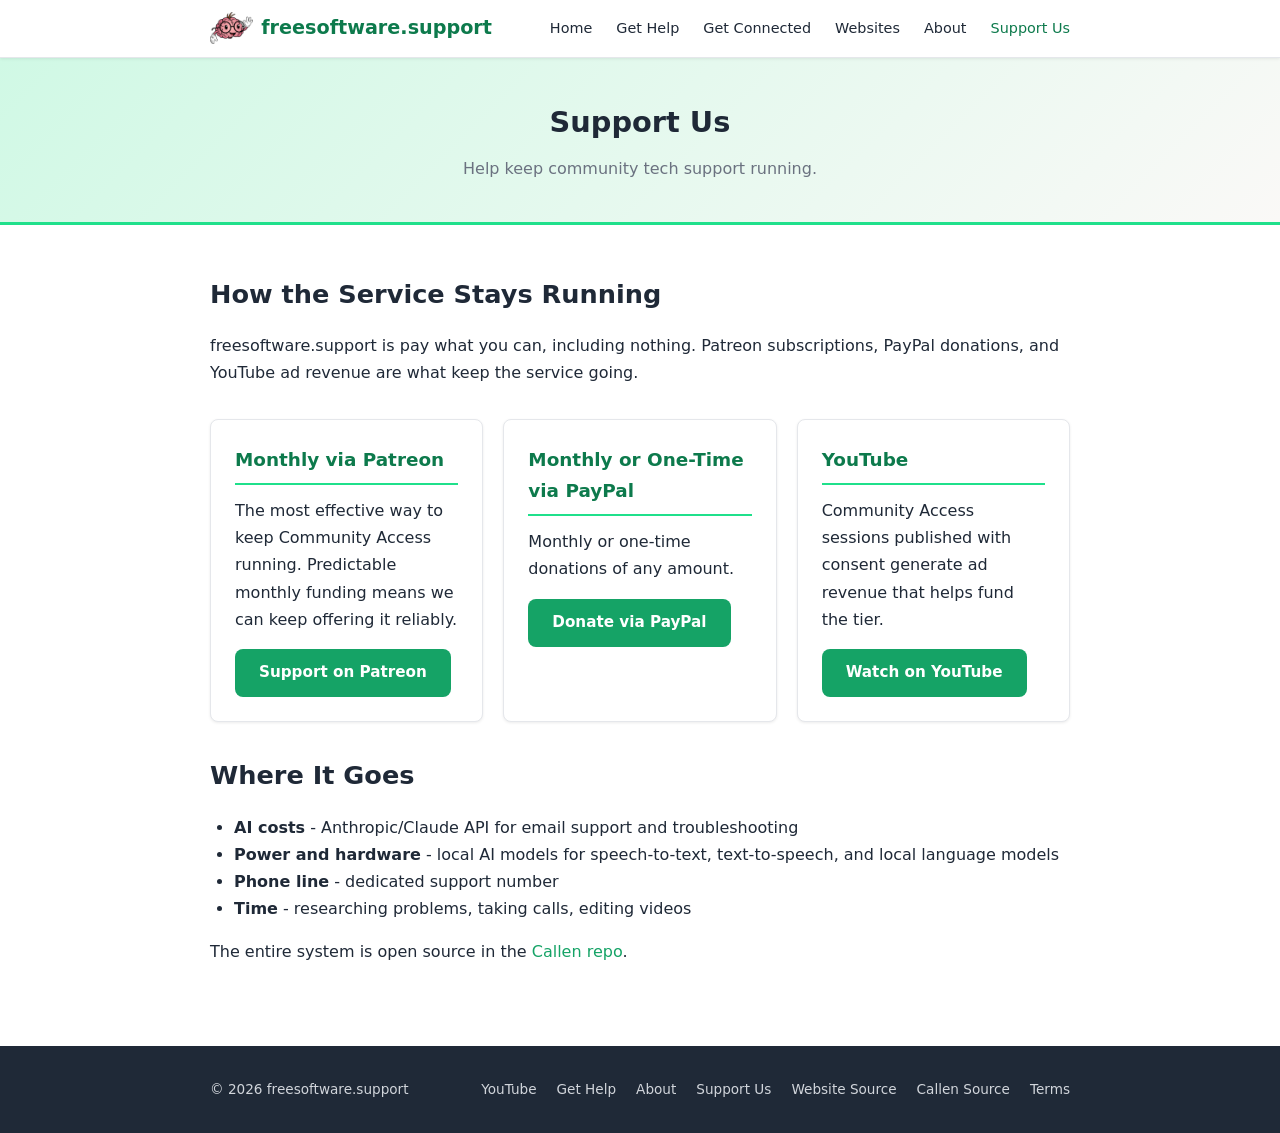
<file: support.html>
<!DOCTYPE html>
<html lang="en">
<head>
  <meta charset="UTF-8">
  <meta name="viewport" content="width=device-width, initial-scale=1.0">
  <title>Support Us - Keep Community Tech Support Running | freesoftware.support</title>
  <meta name="description" content="Support pay-what-you-can tech support in Douglas County, Oregon. Patreon and PayPal donations keep the service running.">
  <meta property="og:title" content="Support freesoftware.support">
  <meta property="og:description" content="Help keep pay-what-you-can community tech support running in Douglas County, Oregon.">
  <meta property="og:type" content="website">
  <meta property="og:url" content="https://freesoftware.support/support.html">
  <meta property="og:image" content="https://freesoftware.support/logo-full.png">
  <link rel="canonical" href="https://freesoftware.support/support.html">
  <link rel="icon" href="favicon.ico">
  <link rel="stylesheet" href="style.css">
</head>
<body>

<header class="site-header">
  <div class="container">
    <a href="index.html" class="site-logo"><img src="logo.png" alt="freesoftware.support logo">freesoftware.support</a>
    <button class="nav-toggle" aria-label="Toggle navigation" onclick="document.querySelector('.site-nav').classList.toggle('open')">&#9776;</button>
    <nav class="site-nav">
      <a href="index.html">Home</a>
      <a href="call.html">Get Help</a>
      <a href="connect.html">Get Connected</a>
      <a href="websites.html">Websites</a>
      <a href="about.html">About</a>
      <a href="support.html" class="active">Support Us</a>
    </nav>
  </div>
</header>

<section class="page-header">
  <div class="container">
    <h1>Support Us</h1>
    <p>Help keep community tech support running.</p>
  </div>
</section>

<section class="section">
  <div class="container">
    <h2>How the Service Stays Running</h2>
    <p>freesoftware.support is pay what you can, including nothing. Patreon subscriptions, PayPal donations, and YouTube ad revenue are what keep the service going.</p>

    <div class="card-grid mt-2">
      <div class="card">
        <h3>Monthly via Patreon</h3>
        <p>The most effective way to keep Community Access running. Predictable monthly funding means we can keep offering it reliably.</p>
        <a href="https://www.patreon.com/cw/FreeSoftwareSupport/membership" target="_blank" rel="noopener" class="btn btn-primary mt-1">Support on Patreon</a>
      </div>
      <div class="card">
        <h3>Monthly or One-Time via PayPal</h3>
        <p>Monthly or one-time donations of any amount.</p>
        <a href="https://www.paypal.com/donate/?hosted_button_id=F4WFUU46J35MY" target="_blank" rel="noopener" class="btn btn-primary mt-1">Donate via PayPal</a>
      </div>
      <div class="card">
        <h3>YouTube</h3>
        <p>Community Access sessions published with consent generate ad revenue that helps fund the tier.</p>
        <a href="https://www.youtube.com/@davidhamner" target="_blank" rel="noopener" class="btn btn-primary mt-1">Watch on YouTube</a>
      </div>
    </div>

    <h2 class="mt-2">Where It Goes</h2>
    <ul>
      <li><strong>AI costs</strong> - Anthropic/Claude API for email support and troubleshooting</li>
      <li><strong>Power and hardware</strong> - local AI models for speech-to-text, text-to-speech, and local language models</li>
      <li><strong>Phone line</strong> - dedicated support number</li>
      <li><strong>Time</strong> - researching problems, taking calls, editing videos</li>
    </ul>
    <p class="mt-1">The entire system is open source in the <a href="https://github.com/ruapotato/callen" target="_blank" rel="noopener">Callen repo</a>.</p>
  </div>
</section>

<footer class="site-footer">
  <div class="container">
    <div class="footer-content">
      <div>&copy; 2026 freesoftware.support</div>
      <div class="footer-links">
        <a href="https://www.youtube.com/@davidhamner" target="_blank" rel="noopener">YouTube</a>
        <a href="call.html">Get Help</a>
        <a href="about.html">About</a>
        <a href="support.html">Support Us</a>
        <a href="https://github.com/ruapotato/FreeSoftwareSupportWeb" target="_blank" rel="noopener">Website Source</a>
        <a href="https://github.com/ruapotato/callen" target="_blank" rel="noopener">Callen Source</a>
        <a href="terms.html">Terms</a>
      </div>
    </div>
  </div>
</footer>

</body>
</html>
</file>
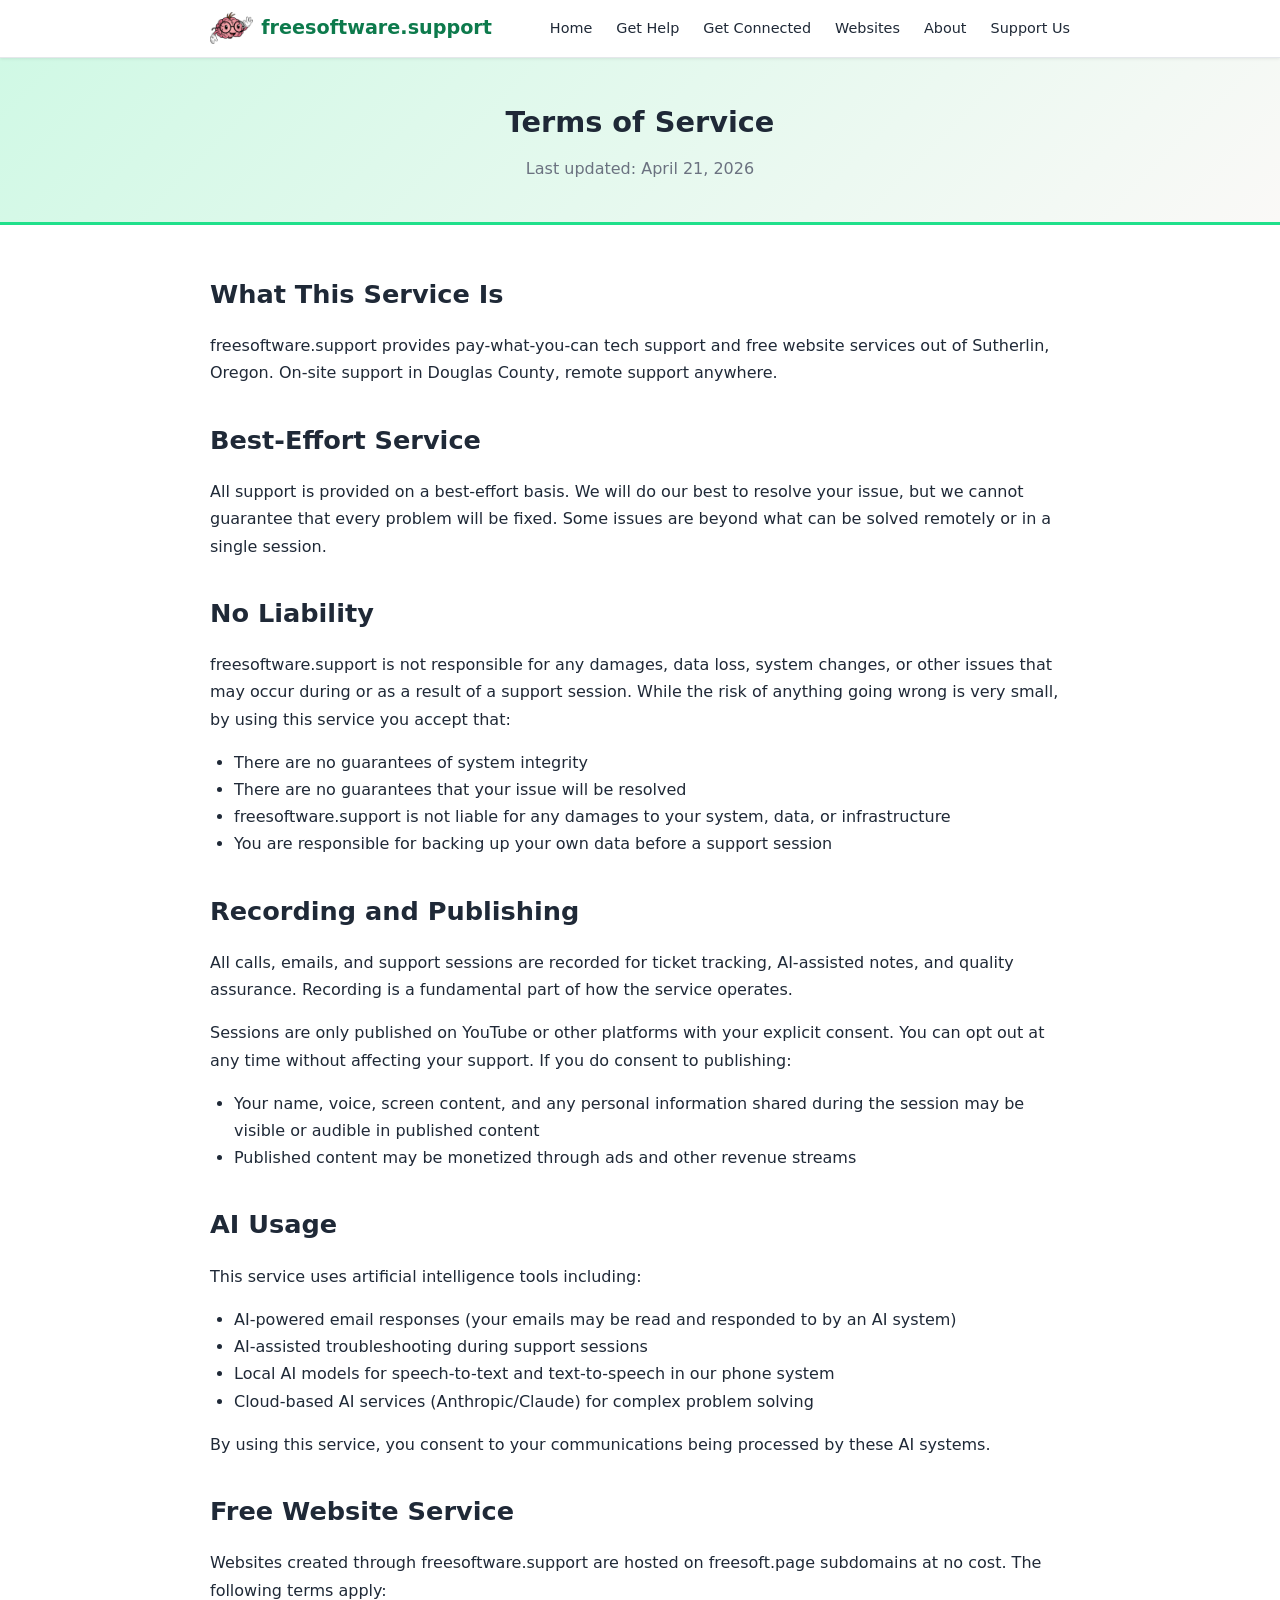
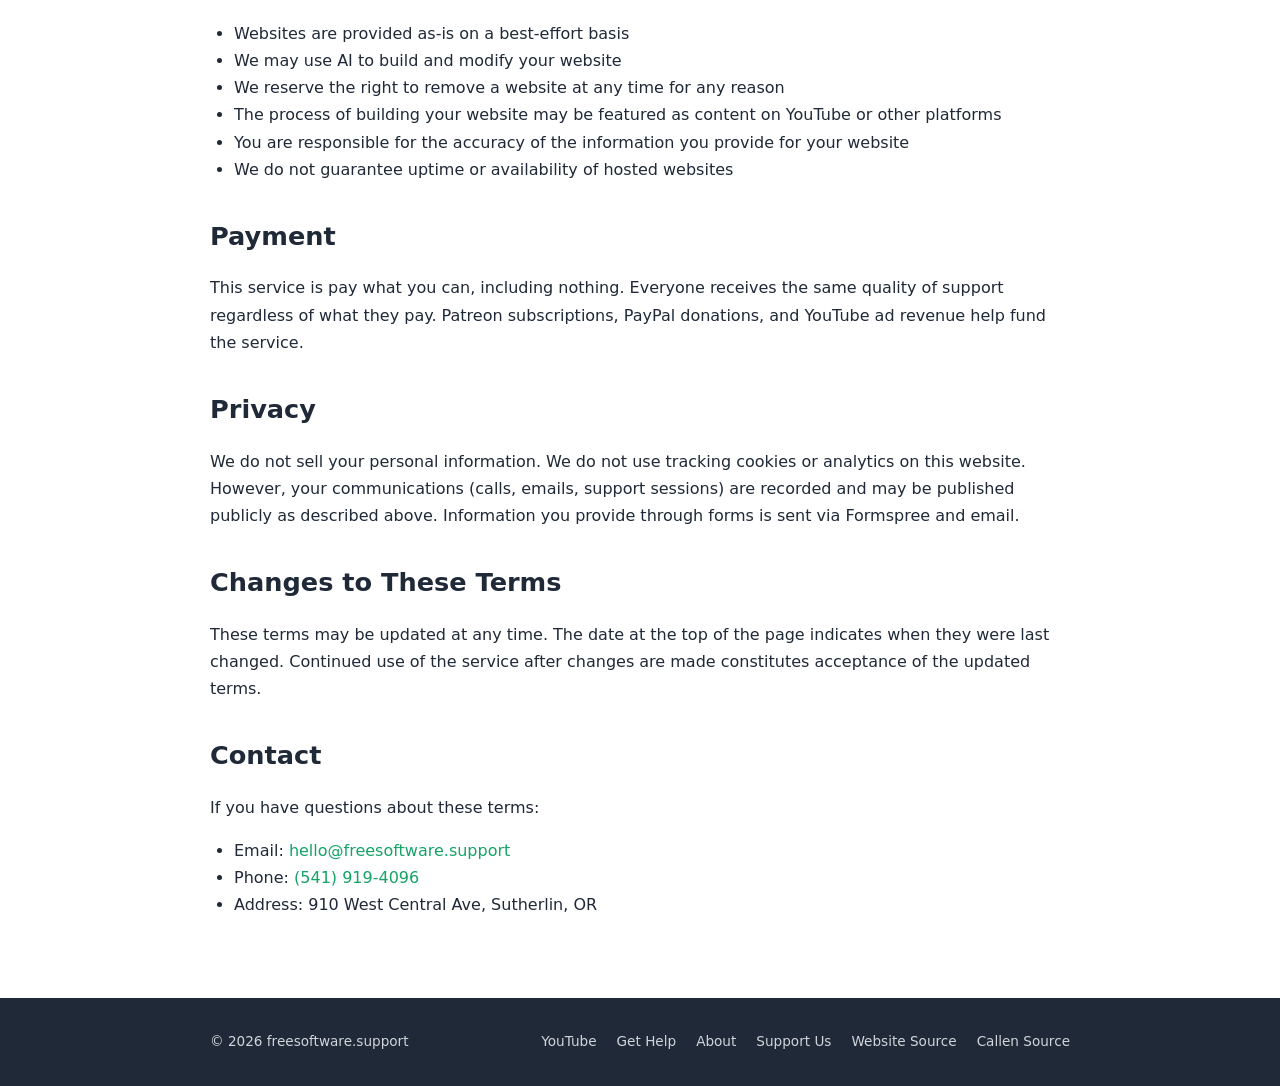
<file: terms.html>
<!DOCTYPE html>
<html lang="en">
<head>
  <meta charset="UTF-8">
  <meta name="viewport" content="width=device-width, initial-scale=1.0">
  <title>Terms of Service | freesoftware.support</title>
  <meta name="description" content="Terms of service for freesoftware.support tech support and free website services.">
  <link rel="canonical" href="https://freesoftware.support/terms.html">
  <link rel="icon" href="favicon.ico">
  <link rel="stylesheet" href="style.css">
</head>
<body>

<header class="site-header">
  <div class="container">
    <a href="index.html" class="site-logo"><img src="logo.png" alt="freesoftware.support logo">freesoftware.support</a>
    <button class="nav-toggle" aria-label="Toggle navigation" onclick="document.querySelector('.site-nav').classList.toggle('open')">&#9776;</button>
    <nav class="site-nav">
      <a href="index.html">Home</a>
      <a href="call.html">Get Help</a>
      <a href="connect.html">Get Connected</a>
      <a href="websites.html">Websites</a>
      <a href="about.html">About</a>
      <a href="support.html">Support Us</a>
    </nav>
  </div>
</header>

<section class="page-header">
  <div class="container">
    <h1>Terms of Service</h1>
    <p>Last updated: April 21, 2026</p>
  </div>
</section>

<section class="section">
  <div class="container">

    <h2>What This Service Is</h2>
    <p>freesoftware.support provides pay-what-you-can tech support and free website services out of Sutherlin, Oregon. On-site support in Douglas County, remote support anywhere.</p>

    <h2 class="mt-2">Best-Effort Service</h2>
    <p>All support is provided on a best-effort basis. We will do our best to resolve your issue, but we cannot guarantee that every problem will be fixed. Some issues are beyond what can be solved remotely or in a single session.</p>

    <h2 class="mt-2">No Liability</h2>
    <p>freesoftware.support is not responsible for any damages, data loss, system changes, or other issues that may occur during or as a result of a support session. While the risk of anything going wrong is very small, by using this service you accept that:</p>
    <ul>
      <li>There are no guarantees of system integrity</li>
      <li>There are no guarantees that your issue will be resolved</li>
      <li>freesoftware.support is not liable for any damages to your system, data, or infrastructure</li>
      <li>You are responsible for backing up your own data before a support session</li>
    </ul>

    <h2 class="mt-2">Recording and Publishing</h2>
    <p>All calls, emails, and support sessions are recorded for ticket tracking, AI-assisted notes, and quality assurance. Recording is a fundamental part of how the service operates.</p>
    <p class="mt-1">Sessions are only published on YouTube or other platforms with your explicit consent. You can opt out at any time without affecting your support. If you do consent to publishing:</p>
    <ul>
      <li>Your name, voice, screen content, and any personal information shared during the session may be visible or audible in published content</li>
      <li>Published content may be monetized through ads and other revenue streams</li>
    </ul>

    <h2 class="mt-2">AI Usage</h2>
    <p>This service uses artificial intelligence tools including:</p>
    <ul>
      <li>AI-powered email responses (your emails may be read and responded to by an AI system)</li>
      <li>AI-assisted troubleshooting during support sessions</li>
      <li>Local AI models for speech-to-text and text-to-speech in our phone system</li>
      <li>Cloud-based AI services (Anthropic/Claude) for complex problem solving</li>
    </ul>
    <p class="mt-1">By using this service, you consent to your communications being processed by these AI systems.</p>

    <h2 class="mt-2">Free Website Service</h2>
    <p>Websites created through freesoftware.support are hosted on freesoft.page subdomains at no cost. The following terms apply:</p>
    <ul>
      <li>Websites are provided as-is on a best-effort basis</li>
      <li>We may use AI to build and modify your website</li>
      <li>We reserve the right to remove a website at any time for any reason</li>
      <li>The process of building your website may be featured as content on YouTube or other platforms</li>
      <li>You are responsible for the accuracy of the information you provide for your website</li>
      <li>We do not guarantee uptime or availability of hosted websites</li>
    </ul>

    <h2 class="mt-2">Payment</h2>
    <p>This service is pay what you can, including nothing. Everyone receives the same quality of support regardless of what they pay. Patreon subscriptions, PayPal donations, and YouTube ad revenue help fund the service.</p>

    <h2 class="mt-2">Privacy</h2>
    <p>We do not sell your personal information. We do not use tracking cookies or analytics on this website. However, your communications (calls, emails, support sessions) are recorded and may be published publicly as described above. Information you provide through forms is sent via Formspree and email.</p>

    <h2 class="mt-2">Changes to These Terms</h2>
    <p>These terms may be updated at any time. The date at the top of the page indicates when they were last changed. Continued use of the service after changes are made constitutes acceptance of the updated terms.</p>

    <h2 class="mt-2">Contact</h2>
    <p>If you have questions about these terms:</p>
    <ul>
      <li>Email: <a href="mailto:hello@freesoftware.support">hello@freesoftware.support</a></li>
      <li>Phone: <a href="tel:+15419194096">(541) 919-4096</a></li>
      <li>Address: 910 West Central Ave, Sutherlin, OR</li>
    </ul>

  </div>
</section>

<footer class="site-footer">
  <div class="container">
    <div class="footer-content">
      <div>&copy; 2026 freesoftware.support</div>
      <div class="footer-links">
        <a href="https://www.youtube.com/@davidhamner" target="_blank" rel="noopener">YouTube</a>
        <a href="call.html">Get Help</a>
        <a href="about.html">About</a>
        <a href="support.html">Support Us</a>
        <a href="https://github.com/ruapotato/FreeSoftwareSupportWeb" target="_blank" rel="noopener">Website Source</a>
        <a href="https://github.com/ruapotato/callen" target="_blank" rel="noopener">Callen Source</a>
      </div>
    </div>
  </div>
</footer>

</body>
</html>
</file>
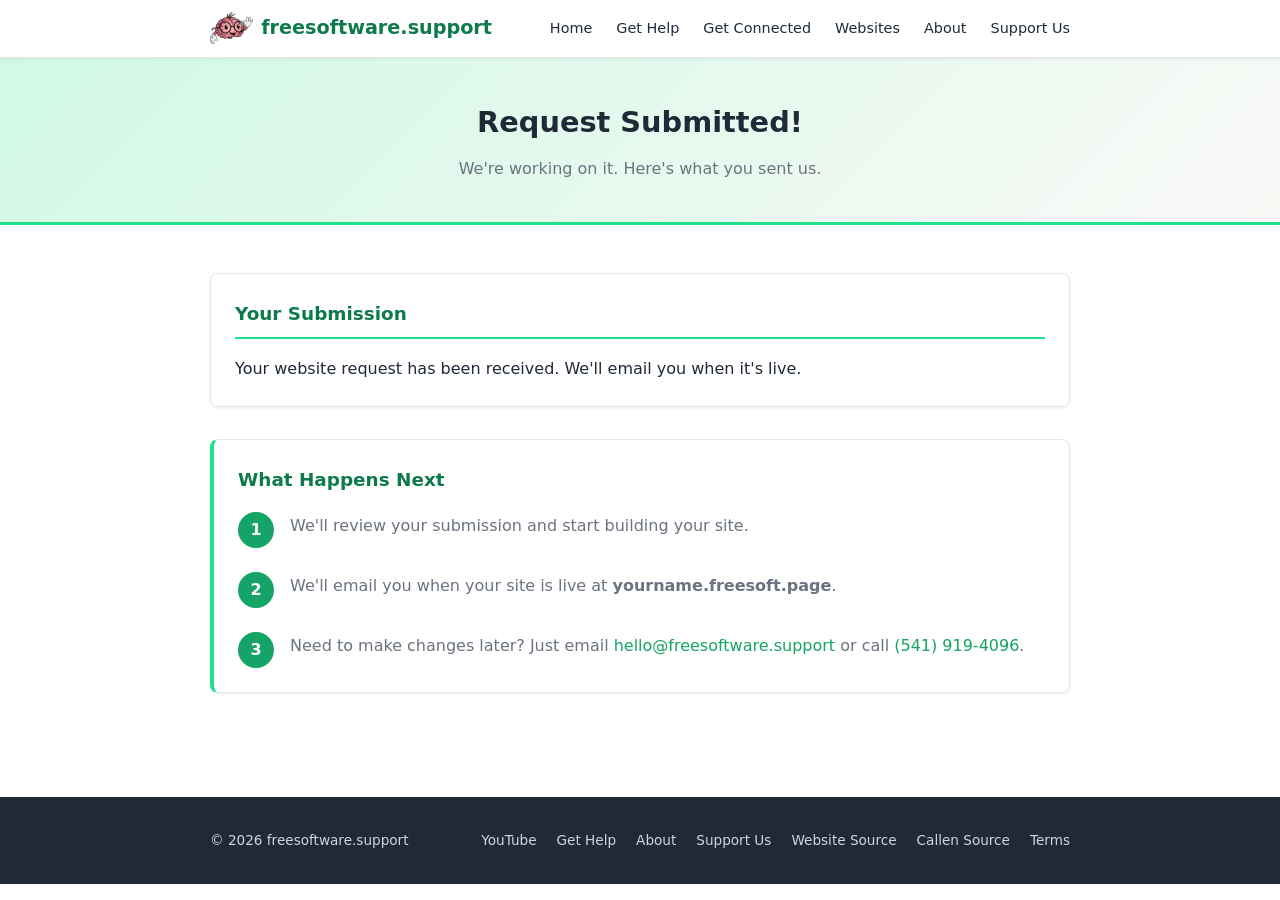
<file: website-submitted.html>
<!DOCTYPE html>
<html lang="en">
<head>
  <meta charset="UTF-8">
  <meta name="viewport" content="width=device-width, initial-scale=1.0">
  <title>Website Request Submitted | freesoftware.support</title>
  <meta name="robots" content="noindex">
  <link rel="icon" href="favicon.ico">
  <link rel="stylesheet" href="style.css">
</head>
<body>

<header class="site-header">
  <div class="container">
    <a href="index.html" class="site-logo"><img src="logo.png" alt="freesoftware.support logo">freesoftware.support</a>
    <button class="nav-toggle" aria-label="Toggle navigation" onclick="document.querySelector('.site-nav').classList.toggle('open')">&#9776;</button>
    <nav class="site-nav">
      <a href="index.html">Home</a>
      <a href="call.html">Get Help</a>
      <a href="connect.html">Get Connected</a>
      <a href="websites.html">Websites</a>
      <a href="about.html">About</a>
      <a href="support.html">Support Us</a>
    </nav>
  </div>
</header>

<section class="page-header">
  <div class="container">
    <h1>Request Submitted!</h1>
    <p>We're working on it. Here's what you sent us.</p>
  </div>
</section>

<section class="section">
  <div class="container">
    <div class="card" id="submission-details">
      <p style="color: var(--color-text-light);">Loading your submission details...</p>
    </div>

    <div class="rustdesk-box mt-2">
      <h3>What Happens Next</h3>
      <div class="steps mt-1">
        <div class="step">
          <div class="step-number">1</div>
          <div class="step-content">
            <p>We'll review your submission and start building your site.</p>
          </div>
        </div>
        <div class="step">
          <div class="step-number">2</div>
          <div class="step-content">
            <p>We'll email you when your site is live at <strong>yourname.freesoft.page</strong>.</p>
          </div>
        </div>
        <div class="step">
          <div class="step-number">3</div>
          <div class="step-content">
            <p>Need to make changes later? Just email <a href="mailto:hello@freesoftware.support">hello@freesoftware.support</a> or call <a href="tel:+15419194096">(541) 919-4096</a>.</p>
          </div>
        </div>
      </div>
    </div>
  </div>
</section>

<footer class="site-footer">
  <div class="container">
    <div class="footer-content">
      <div>&copy; 2026 freesoftware.support</div>
      <div class="footer-links">
        <a href="https://www.youtube.com/@davidhamner" target="_blank" rel="noopener">YouTube</a>
        <a href="call.html">Get Help</a>
        <a href="about.html">About</a>
        <a href="support.html">Support Us</a>
        <a href="https://github.com/ruapotato/FreeSoftwareSupportWeb" target="_blank" rel="noopener">Website Source</a>
        <a href="https://github.com/ruapotato/callen" target="_blank" rel="noopener">Callen Source</a>
        <a href="terms.html">Terms</a>
      </div>
    </div>
  </div>
</footer>

<script>
(function() {
  var params = new URLSearchParams(window.location.search);
  var fields = [
    ['business_name', 'Business Name'],
    ['subdomain', 'Subdomain'],
    ['contact_name', 'Contact Name'],
    ['contact_email', 'Email'],
    ['contact_phone', 'Phone'],
    ['description', 'Description'],
    ['address', 'Address'],
    ['hours', 'Hours'],
    ['other_details', 'Other Details']
  ];
  var container = document.getElementById('submission-details');
  var html = '';
  var hasData = false;
  for (var i = 0; i < fields.length; i++) {
    var val = params.get(fields[i][0]);
    if (val) {
      hasData = true;
      if (fields[i][0] === 'subdomain') {
        val = val + '.freesoft.page';
      }
      html += '<p class="mt-1"><strong>' + fields[i][1] + ':</strong> ' + val.replace(/</g, '&lt;').replace(/>/g, '&gt;') + '</p>';
    }
  }
  if (hasData) {
    container.innerHTML = '<h3>Your Submission</h3>' + html;
  } else {
    container.innerHTML = '<h3>Your Submission</h3><p class="mt-1">Your website request has been received. We\'ll email you when it\'s live.</p>';
  }
})();
</script>

</body>
</html>
</file>
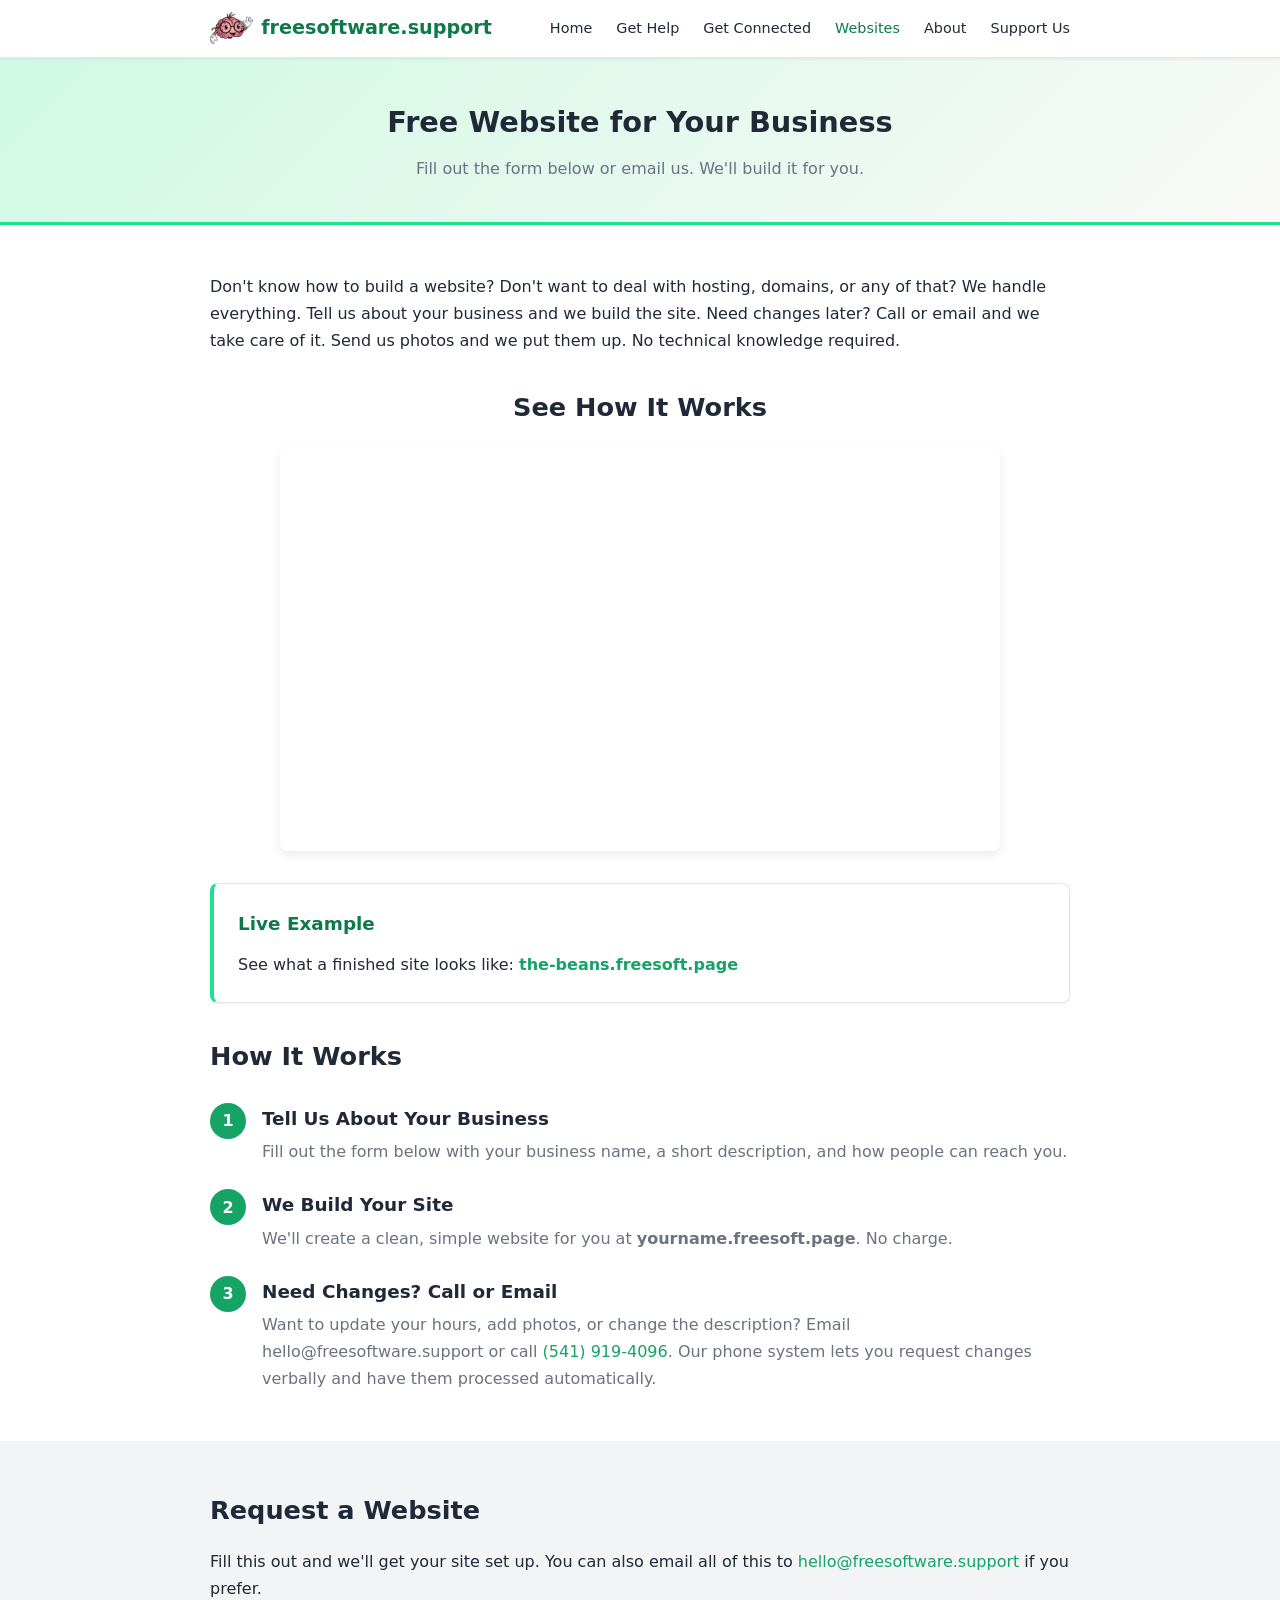
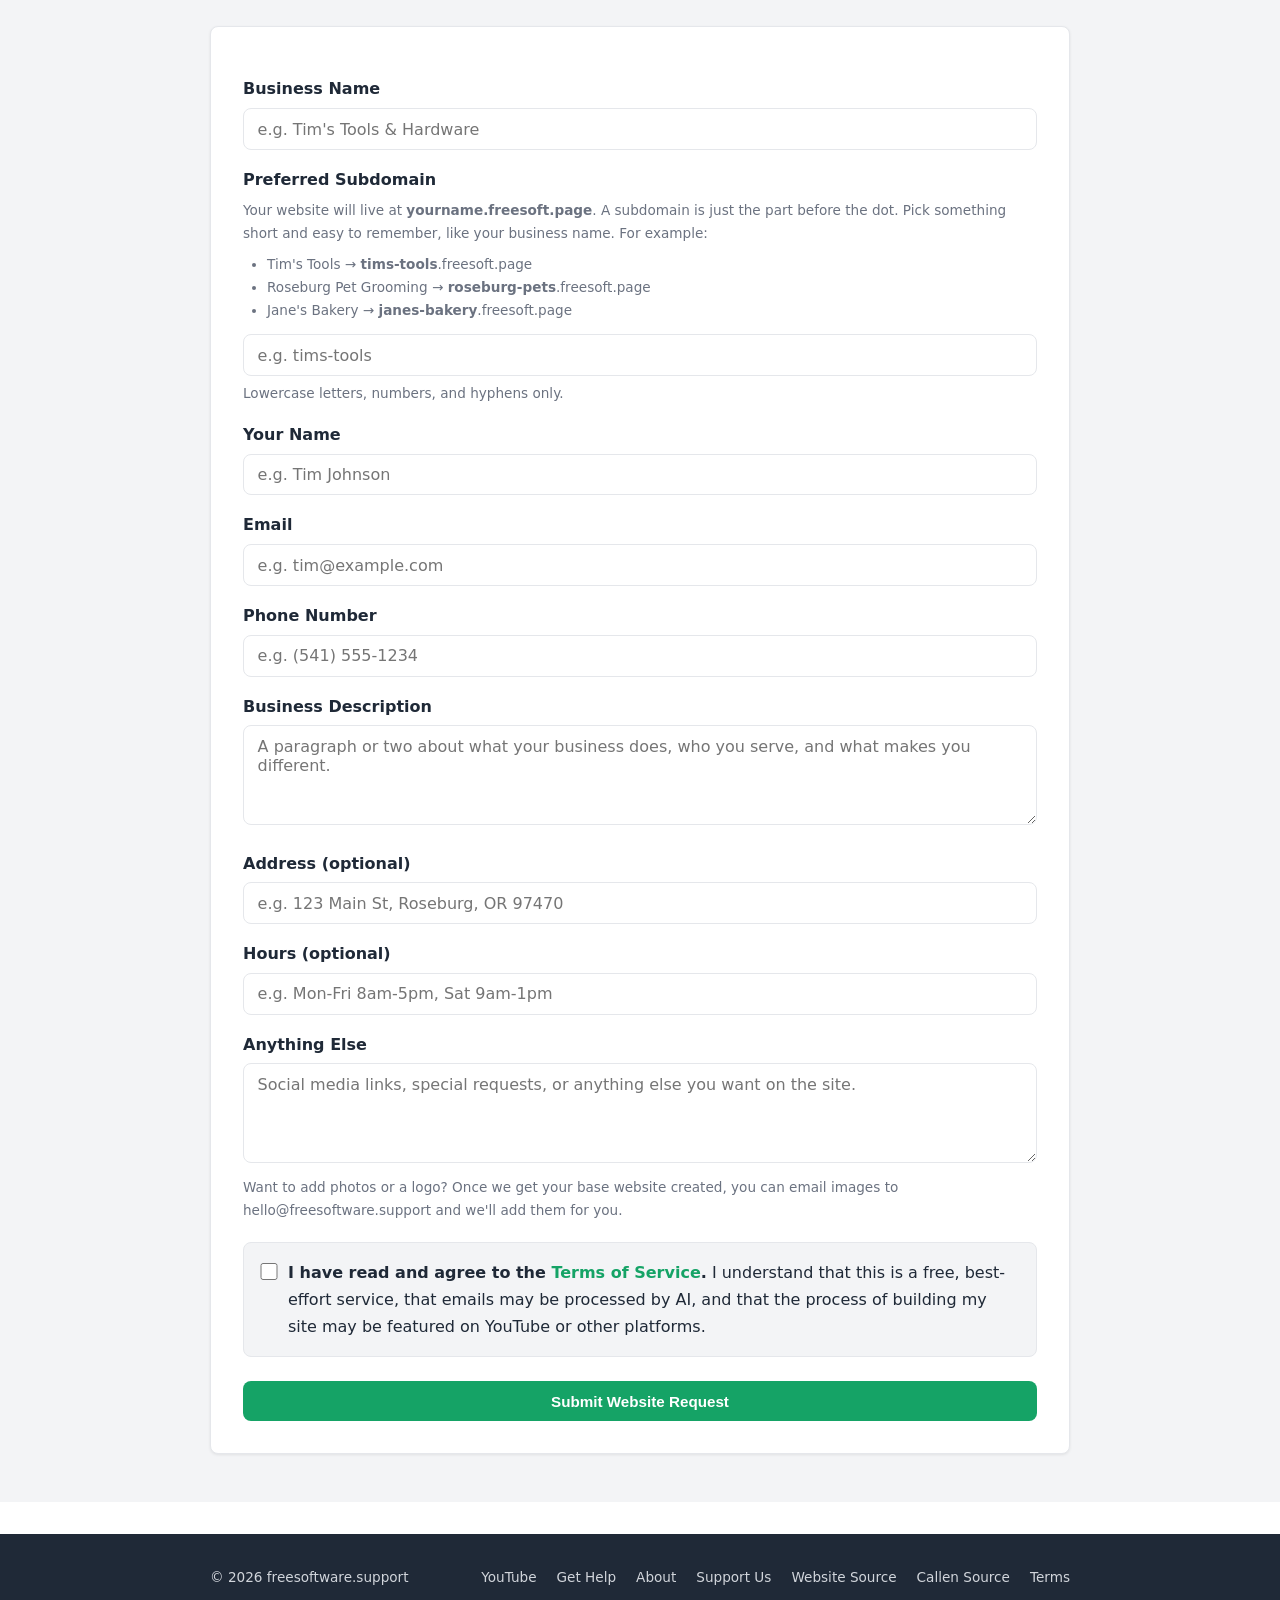
<file: websites.html>
<!DOCTYPE html>
<html lang="en">
<head>
  <meta charset="UTF-8">
  <meta name="viewport" content="width=device-width, initial-scale=1.0">
  <title>Free Website for Your Business - Roseburg OR | freesoftware.support</title>
  <meta name="description" content="Get a free website for your small business. Fill out a form or email us and we'll build it for you on a freesoft.page subdomain. Serving Douglas County, OR and beyond.">
  <meta property="og:title" content="Free Website for Your Business">
  <meta property="og:description" content="Fill out a form or email us. We'll build your business a website for free.">
  <meta property="og:type" content="website">
  <meta property="og:url" content="https://freesoftware.support/websites.html">
  <meta property="og:image" content="https://freesoftware.support/logo-full.png">
  <link rel="canonical" href="https://freesoftware.support/websites.html">
  <link rel="icon" href="favicon.ico">
  <link rel="stylesheet" href="style.css">
</head>
<body>

<header class="site-header">
  <div class="container">
    <a href="index.html" class="site-logo"><img src="logo.png" alt="freesoftware.support logo">freesoftware.support</a>
    <button class="nav-toggle" aria-label="Toggle navigation" onclick="document.querySelector('.site-nav').classList.toggle('open')">&#9776;</button>
    <nav class="site-nav">
      <a href="index.html">Home</a>
      <a href="call.html">Get Help</a>
      <a href="connect.html">Get Connected</a>
      <a href="websites.html" class="active">Websites</a>
      <a href="about.html">About</a>
      <a href="support.html">Support Us</a>
    </nav>
  </div>
</header>

<section class="page-header">
  <div class="container">
    <h1>Free Website for Your Business</h1>
    <p>Fill out the form below or email us. We'll build it for you.</p>
  </div>
</section>

<section class="section">
  <div class="container">
    <p>Don't know how to build a website? Don't want to deal with hosting, domains, or any of that? We handle everything. Tell us about your business and we build the site. Need changes later? Call or email and we take care of it. Send us photos and we put them up. No technical knowledge required.</p>

    <h2 class="mt-2 text-center">See How It Works</h2>
    <div class="video-embed mt-1">
      <iframe src="https://www.youtube-nocookie.com/embed/Yv5n8nbmw5c" title="How free websites work at freesoftware.support" allow="accelerometer; autoplay; clipboard-write; encrypted-media; gyroscope; picture-in-picture" allowfullscreen></iframe>
    </div>

    <div class="rustdesk-box mt-2">
      <h3>Live Example</h3>
      <p>See what a finished site looks like: <a href="https://the-beans.freesoft.page/" target="_blank" rel="noopener"><strong>the-beans.freesoft.page</strong></a></p>
    </div>

    <h2 class="mt-2">How It Works</h2>
    <div class="steps">
      <div class="step">
        <div class="step-number">1</div>
        <div class="step-content">
          <h3>Tell Us About Your Business</h3>
          <p>Fill out the form below with your business name, a short description, and how people can reach you.</p>
        </div>
      </div>
      <div class="step">
        <div class="step-number">2</div>
        <div class="step-content">
          <h3>We Build Your Site</h3>
          <p>We'll create a clean, simple website for you at <strong>yourname.freesoft.page</strong>. No charge.</p>
        </div>
      </div>
      <div class="step">
        <div class="step-number">3</div>
        <div class="step-content">
          <h3>Need Changes? Call or Email</h3>
          <p>Want to update your hours, add photos, or change the description? Email hello@freesoftware.support or call <a href="tel:+15419194096">(541) 919-4096</a>. Our phone system lets you request changes verbally and have them processed automatically.</p>
        </div>
      </div>
    </div>
  </div>
</section>

<section class="section section-alt">
  <div class="container">
    <h2>Request a Website</h2>
    <p>Fill this out and we'll get your site set up. You can also email all of this to <a href="mailto:hello@freesoftware.support?subject=[SITE-REQUEST] New website request">hello@freesoftware.support</a> if you prefer.</p>

    <form class="consent-form" id="site-request-form" action="https://formspree.io/f/xpqogkyl" method="POST">
      <input type="hidden" name="_subject" value="[SITE-REQUEST] New website request">

      <label for="business-name">Business Name</label>
      <input type="text" id="business-name" name="business_name" required placeholder="e.g. Tim's Tools & Hardware">

      <label for="subdomain">Preferred Subdomain</label>
      <p class="form-hint" style="margin-bottom: 0.5rem;">Your website will live at <strong>yourname.freesoft.page</strong>. A subdomain is just the part before the dot. Pick something short and easy to remember, like your business name. For example:</p>
      <ul class="form-hint" style="margin: 0 0 0.75rem 1.5rem;">
        <li>Tim's Tools &rarr; <strong>tims-tools</strong>.freesoft.page</li>
        <li>Roseburg Pet Grooming &rarr; <strong>roseburg-pets</strong>.freesoft.page</li>
        <li>Jane's Bakery &rarr; <strong>janes-bakery</strong>.freesoft.page</li>
      </ul>
      <input type="text" id="subdomain" name="subdomain" required placeholder="e.g. tims-tools" pattern="[a-z0-9]+(-[a-z0-9]+)*" oninput="this.value = this.value.toLowerCase().replace(/[^a-z0-9-]/g, '');">
      <p id="subdomain-preview" class="subdomain-preview"></p>
      <p class="form-hint">Lowercase letters, numbers, and hyphens only.</p>

      <label for="contact-name">Your Name</label>
      <input type="text" id="contact-name" name="contact_name" required placeholder="e.g. Tim Johnson">

      <label for="contact-email">Email</label>
      <input type="email" id="contact-email" name="contact_email" required placeholder="e.g. tim@example.com">

      <label for="contact-phone">Phone Number</label>
      <input type="tel" id="contact-phone" name="contact_phone" required placeholder="e.g. (541) 555-1234">

      <label for="description">Business Description</label>
      <textarea id="description" name="description" required placeholder="A paragraph or two about what your business does, who you serve, and what makes you different."></textarea>

      <label for="address">Address (optional)</label>
      <input type="text" id="address" name="address" placeholder="e.g. 123 Main St, Roseburg, OR 97470">

      <label for="hours">Hours (optional)</label>
      <input type="text" id="hours" name="hours" placeholder="e.g. Mon-Fri 8am-5pm, Sat 9am-1pm">

      <label for="other-details">Anything Else</label>
      <textarea id="other-details" name="other_details" placeholder="Social media links, special requests, or anything else you want on the site."></textarea>
      <p class="form-hint">Want to add photos or a logo? Once we get your base website created, you can email images to hello@freesoftware.support and we'll add them for you.</p>

      <div class="checkbox-group">
        <input type="checkbox" id="site-consent" name="consent" required>
        <label for="site-consent">
          <strong>I have read and agree to the <a href="terms.html" target="_blank">Terms of Service</a>.</strong> I understand that this is a free, best-effort service, that emails may be processed by AI, and that the process of building my site may be featured on YouTube or other platforms.
        </label>
      </div>

      <button type="submit" class="btn btn-primary">Submit Website Request</button>
    </form>
  </div>
</section>

<script>
document.getElementById('subdomain').addEventListener('input', function() {
  var preview = document.getElementById('subdomain-preview');
  if (this.value) {
    preview.textContent = 'Your site: ' + this.value + '.freesoft.page';
  } else {
    preview.textContent = '';
  }
});

document.getElementById('site-request-form').addEventListener('submit', function(e) {
  e.preventDefault();
  var form = e.target;
  var data = new FormData(form);
  var params = new URLSearchParams(data);
  fetch(form.action, {
    method: 'POST',
    body: data,
    headers: { 'Accept': 'application/json' }
  }).then(function() {
    window.location.href = 'website-submitted.html?' + params.toString();
  }).catch(function() {
    window.location.href = 'website-submitted.html?' + params.toString();
  });
});
</script>

<footer class="site-footer">
  <div class="container">
    <div class="footer-content">
      <div>&copy; 2026 freesoftware.support</div>
      <div class="footer-links">
        <a href="https://www.youtube.com/@davidhamner" target="_blank" rel="noopener">YouTube</a>
        <a href="call.html">Get Help</a>
        <a href="about.html">About</a>
        <a href="support.html">Support Us</a>
        <a href="https://github.com/ruapotato/FreeSoftwareSupportWeb" target="_blank" rel="noopener">Website Source</a>
        <a href="https://github.com/ruapotato/callen" target="_blank" rel="noopener">Callen Source</a>
        <a href="terms.html">Terms</a>
      </div>
    </div>
  </div>
</footer>

</body>
</html>
</file>
<file: style.css>
/* === Reset & Base === */
*, *::before, *::after {
  box-sizing: border-box;
  margin: 0;
  padding: 0;
}

:root {
  --color-primary: #1fe08b;
  --color-primary-dark: #15a366;
  --color-primary-darker: #0d7a4c;
  --color-primary-light: #d0f9e5;
  --color-primary-lightest: #edfdf5;
  --color-accent: #e01f74;
  --color-accent-light: #f9d0e3;
  --color-accent-dark: #a3174f;
  --color-text: #1f2937;
  --color-text-light: #6b7280;
  --color-text-muted: #9ca3af;
  --color-bg: #ffffff;
  --color-bg-warm: #faf9f7;
  --color-bg-section: #f3f4f6;
  --color-border: #e5e7eb;
  --color-footer-bg: #1f2937;
  --color-footer-text: #d1d5db;
  --font-body: 'Segoe UI', system-ui, -apple-system, sans-serif;
  --max-width: 900px;
  --radius: 8px;
  --shadow-sm: 0 1px 3px rgba(0,0,0,0.08);
  --shadow-md: 0 4px 12px rgba(0,0,0,0.08);
}

html {
  scroll-behavior: smooth;
}

body {
  font-family: var(--font-body);
  color: var(--color-text);
  background: var(--color-bg);
  line-height: 1.7;
  font-size: 16px;
}

a {
  color: var(--color-primary-dark);
  text-decoration: none;
}

a:hover {
  text-decoration: underline;
}

img {
  max-width: 100%;
  height: auto;
}

/* === Layout === */
.container {
  max-width: var(--max-width);
  margin: 0 auto;
  padding: 0 1.25rem;
}

/* === Header / Nav === */
.site-header {
  background: var(--color-bg);
  border-bottom: 1px solid var(--color-border);
  position: sticky;
  top: 0;
  z-index: 100;
  box-shadow: var(--shadow-sm);
}

.site-header .container {
  display: flex;
  align-items: center;
  justify-content: space-between;
  padding-top: 0.75rem;
  padding-bottom: 0.75rem;
}

.site-logo {
  font-size: 1.2rem;
  font-weight: 700;
  color: var(--color-primary-darker);
  text-decoration: none;
  display: flex;
  align-items: center;
  gap: 0.5rem;
}

.site-logo img {
  height: 2rem;
  width: auto;
}

.site-logo:hover {
  text-decoration: none;
}

.site-nav {
  display: flex;
  gap: 1.5rem;
  align-items: center;
}

.site-nav a {
  color: var(--color-text);
  font-weight: 500;
  font-size: 0.9rem;
  transition: color 0.2s;
}

.site-nav a:hover,
.site-nav a.active {
  color: var(--color-primary-darker);
  text-decoration: none;
}

.nav-toggle {
  display: none;
  background: none;
  border: none;
  font-size: 1.5rem;
  cursor: pointer;
  color: var(--color-text);
  padding: 0.25rem;
}

/* === Hero === */
.hero {
  background: linear-gradient(135deg, var(--color-primary-light) 0%, var(--color-bg-warm) 100%);
  padding: 3.5rem 0;
  text-align: center;
  border-bottom: 3px solid var(--color-primary);
}

.hero h1 {
  font-size: 2.2rem;
  color: var(--color-text);
  margin-bottom: 0.75rem;
  line-height: 1.2;
}

.hero .subtitle {
  font-size: 1.1rem;
  color: var(--color-text-light);
  max-width: 600px;
  margin: 0 auto 1.5rem;
}

.hero .cta-group {
  display: flex;
  gap: 0.75rem;
  justify-content: center;
  flex-wrap: wrap;
}

/* === Buttons === */
.btn {
  display: inline-block;
  padding: 0.7rem 1.5rem;
  border-radius: var(--radius);
  font-weight: 600;
  font-size: 0.95rem;
  text-decoration: none;
  transition: background 0.2s, transform 0.1s, box-shadow 0.2s;
  cursor: pointer;
  border: none;
}

.btn:hover {
  text-decoration: none;
  transform: translateY(-1px);
  box-shadow: var(--shadow-md);
}

.btn-primary {
  background: var(--color-primary-dark);
  color: #fff;
}

.btn-primary:hover {
  background: var(--color-primary-darker);
}

.btn-secondary {
  background: var(--color-bg);
  color: var(--color-primary-darker);
  border: 2px solid var(--color-primary-dark);
}

.btn-secondary:hover {
  background: var(--color-primary-lightest);
}

/* === Sections === */
.section {
  padding: 3rem 0;
}

.section-alt {
  background: var(--color-bg-section);
}

.section h2 {
  font-size: 1.6rem;
  margin-bottom: 1rem;
  color: var(--color-text);
}

.section h3 {
  font-size: 1.15rem;
  margin-bottom: 0.5rem;
  color: var(--color-text);
}

/* === Recording Notice === */
.recording-notice {
  background: var(--color-accent-light);
  border-left: 4px solid var(--color-accent);
  border-radius: var(--radius);
  padding: 1.25rem 1.5rem;
  margin: 1.5rem 0;
}

.recording-notice .notice-icon {
  font-size: 1.2rem;
  display: inline;
  margin-right: 0.5rem;
  color: var(--color-accent);
}

.recording-notice strong {
  color: var(--color-accent-dark);
}

/* === How It Works === */
.steps {
  display: grid;
  gap: 1.5rem;
  margin-top: 1.5rem;
}

.step {
  display: flex;
  gap: 1rem;
  align-items: flex-start;
}

.step-number {
  flex-shrink: 0;
  width: 2.25rem;
  height: 2.25rem;
  background: var(--color-primary-dark);
  color: #fff;
  border-radius: 50%;
  display: flex;
  align-items: center;
  justify-content: center;
  font-weight: 700;
  font-size: 1rem;
}

.step-content h3 {
  margin-bottom: 0.25rem;
}

.step-content p {
  color: var(--color-text-light);
}

/* === Video Embed === */
.video-embed {
  max-width: 720px;
  margin: 1rem auto 0;
  border-radius: var(--radius);
  overflow: hidden;
  aspect-ratio: 16 / 9;
  box-shadow: var(--shadow-md);
}

.video-embed iframe {
  width: 100%;
  height: 100%;
  display: block;
  border: none;
}

/* === Cards === */
.card-grid {
  display: grid;
  grid-template-columns: repeat(auto-fit, minmax(260px, 1fr));
  gap: 1.25rem;
  margin-top: 1.5rem;
}

.card {
  background: var(--color-bg);
  border: 1px solid var(--color-border);
  border-radius: var(--radius);
  padding: 1.5rem;
  box-shadow: var(--shadow-sm);
  transition: box-shadow 0.2s;
}

.card:hover {
  box-shadow: var(--shadow-md);
}

.card h3 {
  color: var(--color-primary-darker);
  border-bottom: 2px solid var(--color-primary);
  padding-bottom: 0.5rem;
  margin-bottom: 0.75rem;
}

/* === Callout Box === */
.callout-box {
  background: var(--color-bg);
  border: 1px solid var(--color-border);
  border-left: 4px solid var(--color-primary);
  border-radius: var(--radius);
  padding: 1.5rem;
  margin: 1.5rem 0;
  box-shadow: var(--shadow-sm);
}

.callout-box h3 {
  color: var(--color-primary-darker);
  margin-bottom: 0.75rem;
}

/* Keep .rustdesk-box as alias */
.rustdesk-box {
  background: var(--color-bg);
  border: 1px solid var(--color-border);
  border-left: 4px solid var(--color-primary);
  border-radius: var(--radius);
  padding: 1.5rem;
  margin: 1.5rem 0;
  box-shadow: var(--shadow-sm);
}

.rustdesk-box h3 {
  color: var(--color-primary-darker);
  margin-bottom: 0.75rem;
}

.rustdesk-buttons {
  display: flex;
  gap: 1rem;
  flex-wrap: wrap;
  margin-top: 1rem;
}

.config-note {
  background: var(--color-primary-lightest);
  border-radius: var(--radius);
  padding: 1rem 1.25rem;
  margin-top: 1rem;
  font-size: 0.9rem;
  color: var(--color-text-light);
}

/* === Consent Form === */
.consent-form {
  background: var(--color-bg);
  border: 1px solid var(--color-border);
  border-radius: var(--radius);
  padding: 2rem;
  margin-top: 1.5rem;
  box-shadow: var(--shadow-sm);
}

.consent-form label {
  display: block;
  font-weight: 600;
  margin-bottom: 0.35rem;
  margin-top: 1rem;
}

.consent-form label:first-child {
  margin-top: 0;
}

.consent-form input[type="text"],
.consent-form input[type="email"],
.consent-form input[type="tel"],
.consent-form textarea {
  width: 100%;
  padding: 0.65rem 0.85rem;
  border: 1px solid var(--color-border);
  border-radius: var(--radius);
  font-family: var(--font-body);
  font-size: 1rem;
  color: var(--color-text);
  transition: border-color 0.2s, box-shadow 0.2s;
}

.consent-form textarea {
  min-height: 100px;
  resize: vertical;
}

.consent-form input:focus,
.consent-form textarea:focus {
  outline: none;
  border-color: var(--color-primary);
  box-shadow: 0 0 0 3px rgba(31, 224, 139, 0.2);
}

.checkbox-group {
  display: flex;
  gap: 0.65rem;
  align-items: flex-start;
  margin-top: 1.25rem;
  padding: 1rem;
  background: var(--color-bg-section);
  border-radius: var(--radius);
  border: 1px solid var(--color-border);
}

.checkbox-group input[type="checkbox"] {
  margin-top: 0.25rem;
  flex-shrink: 0;
  width: 1.1rem;
  height: 1.1rem;
  accent-color: var(--color-primary-dark);
}

.consent-form .btn {
  margin-top: 1.5rem;
  width: 100%;
  text-align: center;
}

/* === Form Hints === */
.form-hint {
  font-size: 0.85rem;
  color: var(--color-text-light);
  margin-top: 0.25rem;
}

.subdomain-preview {
  margin-top: 0.35rem;
  font-weight: 600;
  color: var(--color-primary-dark);
}

.checkbox-group label {
  margin: 0;
  font-weight: normal;
}

/* === Page Header === */
.page-header {
  background: linear-gradient(135deg, var(--color-primary-light) 0%, var(--color-bg-warm) 100%);
  padding: 2.5rem 0;
  text-align: center;
  border-bottom: 3px solid var(--color-primary);
}

.page-header h1 {
  font-size: 1.8rem;
  color: var(--color-text);
  margin-bottom: 0.5rem;
}

.page-header p {
  color: var(--color-text-light);
  font-size: 1rem;
}

/* === Phone Number === */
.phone-display {
  font-size: 1.8rem;
  font-weight: 700;
  color: var(--color-primary-darker);
  text-align: center;
  margin: 1rem 0;
  padding: 1rem;
  background: var(--color-primary-lightest);
  border-radius: var(--radius);
  border: 1px solid var(--color-primary-light);
}

.phone-display a {
  color: inherit;
  text-decoration: none;
}

.phone-display a:hover {
  text-decoration: none;
}

/* === Footer === */
.site-footer {
  background: var(--color-footer-bg);
  color: var(--color-footer-text);
  padding: 2rem 0;
  margin-top: 2rem;
  font-size: 0.85rem;
}

.footer-content {
  display: flex;
  justify-content: space-between;
  align-items: center;
  flex-wrap: wrap;
  gap: 1rem;
}

.footer-links {
  display: flex;
  gap: 1.25rem;
  flex-wrap: wrap;
}

.footer-links a {
  color: var(--color-footer-text);
}

.footer-links a:hover {
  color: #fff;
}

/* === Pricing Table === */
.pricing-table {
  width: 100%;
  border-collapse: collapse;
  margin-top: 1.5rem;
  font-size: 0.9rem;
  box-shadow: var(--shadow-sm);
  border-radius: var(--radius);
  overflow: hidden;
}

.pricing-table th {
  background: var(--color-primary-darker);
  color: #fff;
  padding: 0.85rem 1rem;
  text-align: left;
  font-weight: 600;
  font-size: 0.85rem;
  text-transform: uppercase;
  letter-spacing: 0.03em;
}

.pricing-table td {
  padding: 0.85rem 1rem;
  border-bottom: 1px solid var(--color-border);
  vertical-align: top;
}

.pricing-table tr:last-child td {
  border-bottom: none;
}

.pricing-table tr:nth-child(even) {
  background: var(--color-bg-section);
}

.pricing-table .tier-name {
  font-weight: 600;
  color: var(--color-primary-darker);
  white-space: nowrap;
}

/* === Content Lists === */
.section ul {
  margin: 1rem 0 0 1.5rem;
}

/* === Utility === */
.text-center {
  text-align: center;
}

.text-muted {
  color: var(--color-text-light);
}

.mt-1 { margin-top: 1rem; }
.mt-2 { margin-top: 2rem; }

/* === Responsive === */
@media (max-width: 640px) {
  .hero {
    padding: 2.5rem 0;
  }

  .hero h1 {
    font-size: 1.7rem;
  }

  .page-header h1 {
    font-size: 1.5rem;
  }

  .section h2 {
    font-size: 1.35rem;
  }

  .phone-display {
    font-size: 1.4rem;
  }

  /* Pricing: stack into cards on mobile */
  .pricing-table,
  .pricing-table thead,
  .pricing-table tbody,
  .pricing-table tr,
  .pricing-table th,
  .pricing-table td {
    display: block;
  }

  .pricing-table thead {
    display: none;
  }

  .pricing-table tr {
    background: var(--color-bg);
    border: 1px solid var(--color-border);
    border-radius: var(--radius);
    padding: 1rem;
    margin-bottom: 1rem;
    box-shadow: var(--shadow-sm);
  }

  .pricing-table td {
    padding: 0.25rem 0;
    border-bottom: none;
  }

  .pricing-table td:before {
    content: attr(data-label);
    display: block;
    font-weight: 600;
    font-size: 0.75rem;
    text-transform: uppercase;
    color: var(--color-text-light);
    margin-bottom: 0.15rem;
  }

  .pricing-table .tier-name {
    font-size: 1.1rem;
    margin-bottom: 0.25rem;
  }

  .site-nav {
    display: none;
    position: absolute;
    top: 100%;
    left: 0;
    right: 0;
    background: var(--color-bg);
    flex-direction: column;
    padding: 1rem 1.25rem;
    gap: 0.75rem;
    border-bottom: 1px solid var(--color-border);
    box-shadow: var(--shadow-md);
  }

  .site-nav.open {
    display: flex;
  }

  .nav-toggle {
    display: block;
  }

  .footer-content {
    flex-direction: column;
    text-align: center;
  }

  .footer-links {
    justify-content: center;
  }
}
</file>
